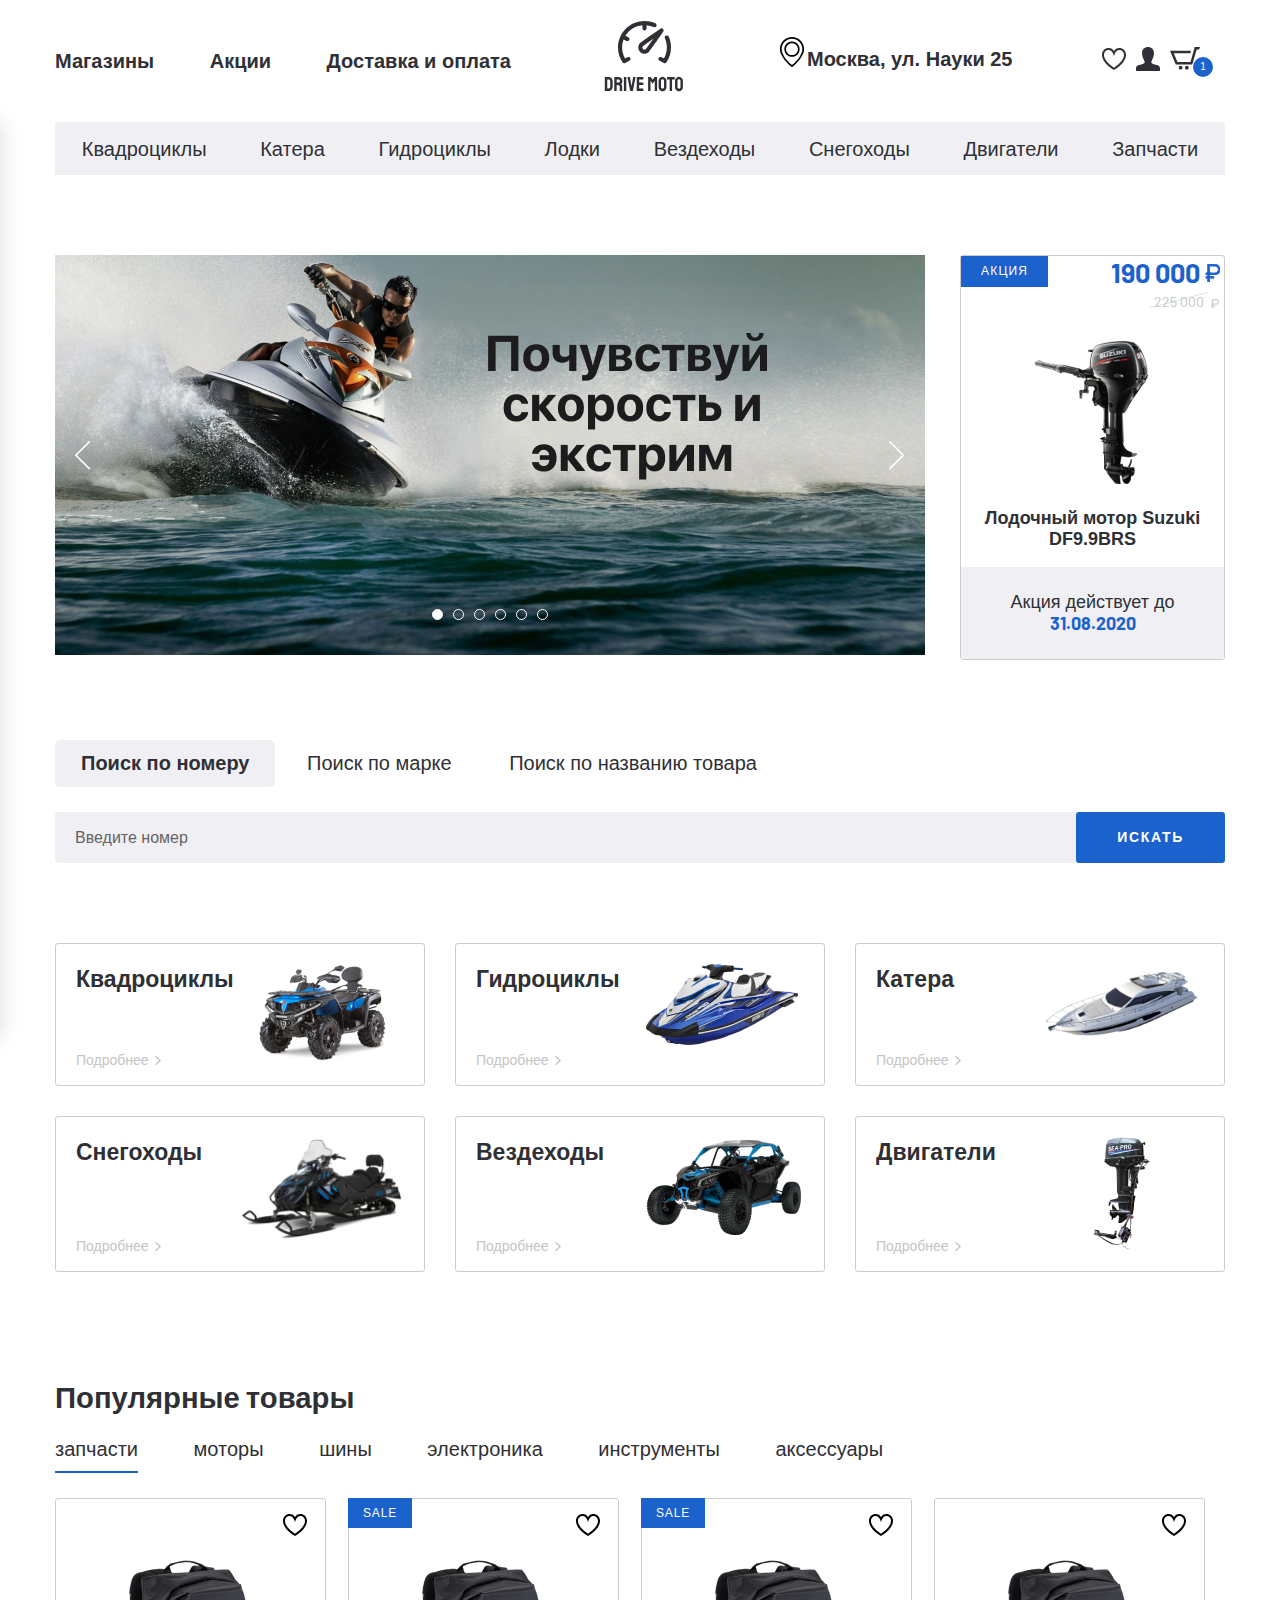
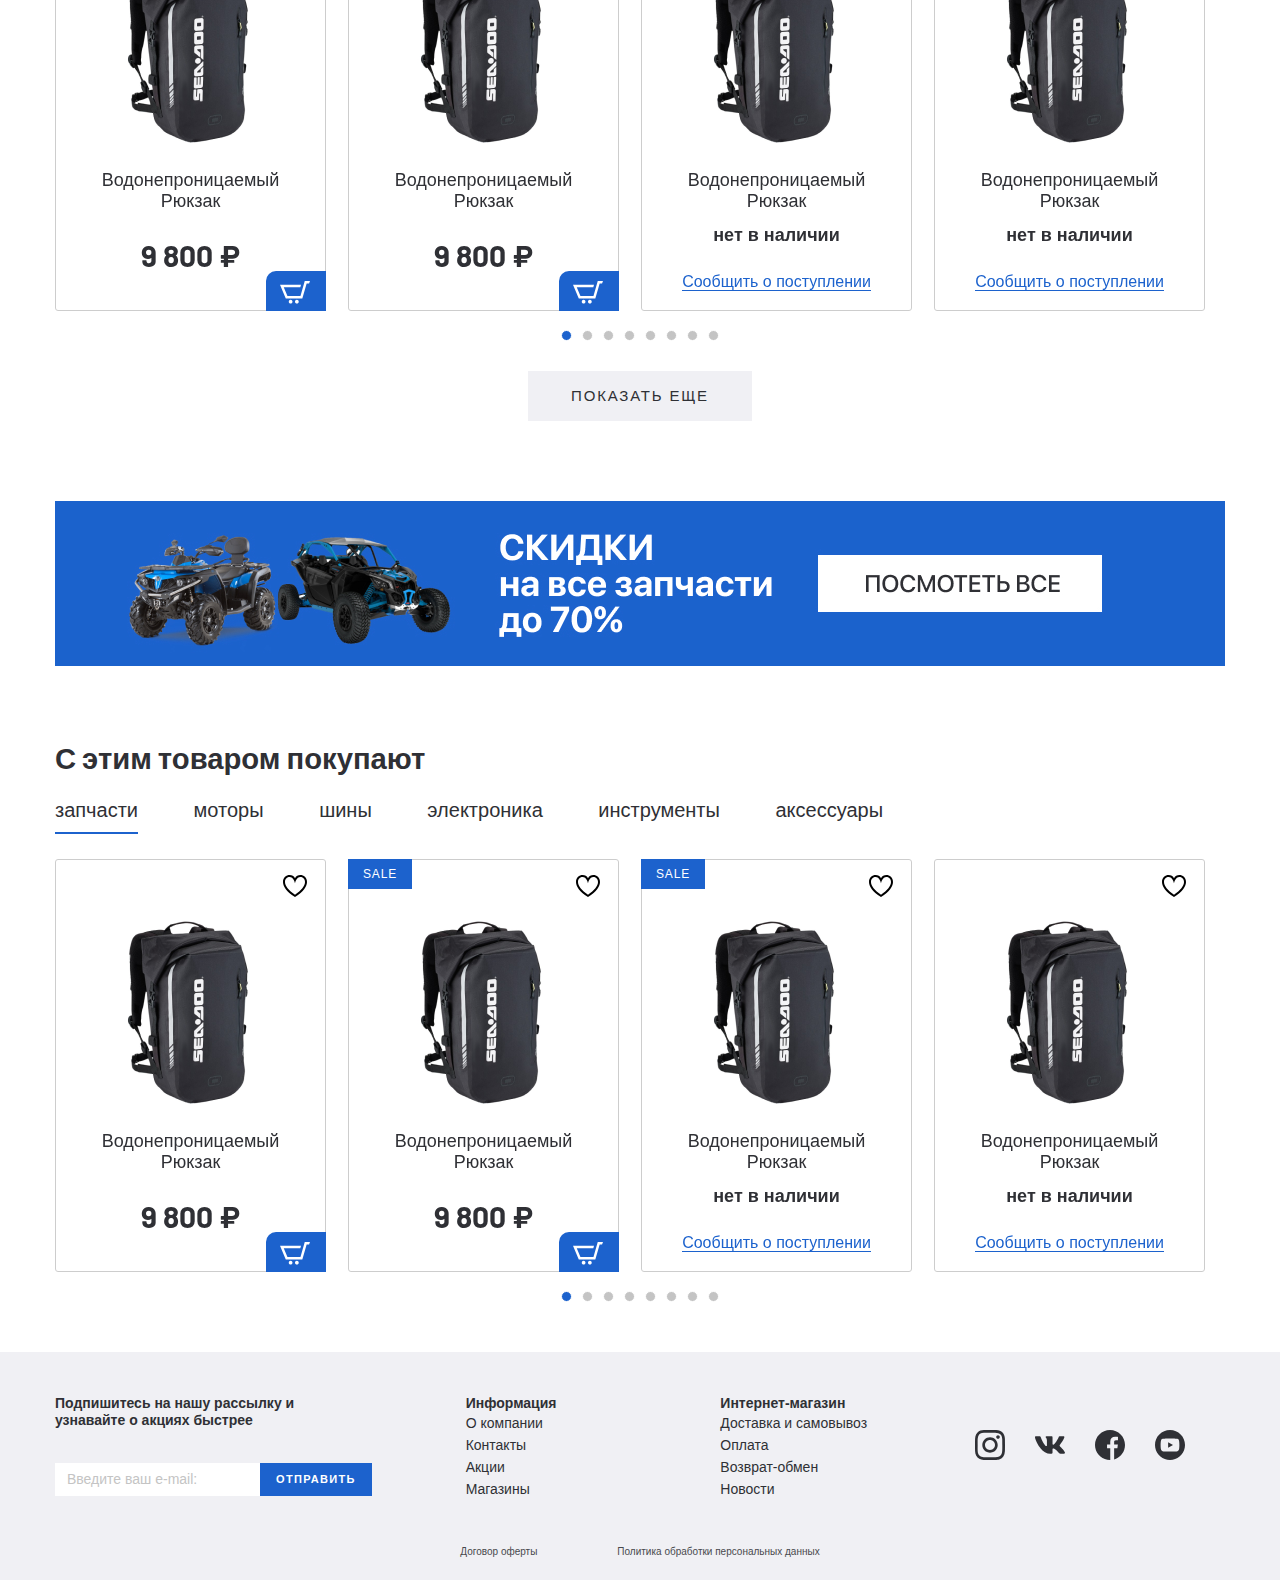
<file: index.html>
<!DOCTYPE html>
<html lang="ru">
<head>
  <meta charset="UTF-8">
  <meta name="viewport" content="width=device-width, initial-scale=1.0">
  <meta http-equiv="X-UA-Compatible" content="ie=edge">
  <title>Document</title>
  <link href="https://fonts.googleapis.com/css2?family=Barlow:wght@400;700&display=swap" rel="stylesheet">
  <link rel="stylesheet" href="css/normalize.css">
  <link rel="stylesheet" href="css/slick.css">
  <link rel="stylesheet" href="css/ion.rangeSlider.min.css">
  <link rel="stylesheet" href="css/jquery.formstyler.css">
  <link rel="stylesheet" href="css/jquery.formstyler.theme.css">
  <link rel="stylesheet" href="css/jquery.rateyo.min.css">
  <link rel="stylesheet" href="css/style.min.css">
</head>
<body>

  <header class="header">
    <div class="header__top">
      <div class="container">
        <div class="header__top-inner">
          <nav class="menu">
            <button class="menu__btn">
              <div class="menu__btn-line"></div>
              <div class="menu__btn-line"></div>
              <div class="menu__btn-line"></div>
            </button>
            <ul class="menu__list">
              <li class="menu__item">
                <a class="menu__link" href="#">
                  Магазины
                </a>
              </li>
              <li class="menu__item">
                <a class="menu__link" href="#">
                  Акции
                </a>
              </li>
              <li class="menu__item">
                <a class="menu__link" href="#">
                  Доставка и оплата
                </a>
              </li>
            </ul>
          </nav>
          <a class="logo" href="#">
            <img class="logo__img" src="images/logo.svg">
          </a>
          <div class="header__box">
            <p class="header__adress">
              Москва, ул. Науки 25
            </p>
            <ul class="user-list">
              <li class="user-list__item">
                <a class="user-list__link" href="#">
                  <img src="images/heart.svg">
                </a>
              </li>
              <li class="user-list__item">
                <a class="user-list__link" href="#">
                  <img src="images/user.svg">
                </a>
              </li>
              <li class="user-list__item">
                <a class="user-list__link basket" href="#">
                  <img src="images/basket.svg">
                  <p class="basket__num">1</p>
                </a>
              </li>
            </ul>
          </div>
        </div>
      </div>
    </div>
    <ul class="menu-mobile__list">
      <li class="menu-mobile__item">
        <a class="menu-mobile__link" href="#">
          <img class="menu-mobile__img" src="images/user.svg">
          <p>Войти</p>
        </a>
      </li>
      <li class="menu-mobile__item">
        <a class="menu-mobile__link" href="#">
          <img class="menu-mobile__img" src="images/user.svg">
          <p>Регистрация</p>
        </a>
      </li>
      <li class="menu-mobile__item">
        <a class="menu-mobile__link" href="#">
          <img class="menu-mobile__img" src="images/heart.svg">
          <p>Избранное</p>
        </a>
      </li>
      <li class="menu-mobile__item">
        <a class="menu-mobile__link" href="#">
          <img class="menu-mobile__img" src="images/basket.svg">
          <p>Корзина</p>
        </a>
      </li>
      <li class="menu-mobile__item">
        <a class="menu-mobile__link" href="#">
          <img class="menu-mobile__img" src="images/house.svg">
          <p>Магазины</p>
        </a>
      </li>
      <li class="menu-mobile__item">
        <a class="menu-mobile__link" href="#">
          <img class="menu-mobile__img" src="images/procent.svg">
          <p>Акции</p>
        </a>
      </li>
      <li class="menu-mobile__item">
        <a class="menu-mobile__link" href="#">
          <img class="menu-mobile__img" src="images/box.svg">
          <p>Доставка и оплата</p>
        </a>
      </li>
      <li class="menu-mobile__item">
        <a class="menu-mobile__link" href="#">
          <p>Квадроциклы</p>
        </a>
      </li>
      <li class="menu-mobile__item">
        <a class="menu-mobile__link" href="#">
          <p>Катера</p>
        </a>
      </li>
      <li class="menu-mobile__item">
        <a class="menu-mobile__link" href="#">
          <p>Гидроциклы</p>
        </a>
      </li>
      <li class="menu-mobile__item">
        <a class="menu-mobile__link" href="#">
          <p>Лодки</p>
        </a>
      </li>
      <li class="menu-mobile__item">
        <a class="menu-mobile__link" href="#">
          <p>Вездеходы</p>
        </a>
      </li>
      <li class="menu-mobile__item">
        <a class="menu-mobile__link" href="#">
          <p>Снегоходы</p>
        </a>
      </li>
      <li class="menu-mobile__item">
        <a class="menu-mobile__link" href="#">
          <p>Двигатели</p>
        </a>
      </li>
      <li class="menu-mobile__item">
        <a class="menu-mobile__link" href="#">
          <p>Запчасти</p>
        </a>
      </li>
    </ul>
    <div class="menu__mobile-linewrapper">
      <ul class="menu__mobile-line">
        <li class="menu__item">
          <a class="menu__link" href="#">
            Магазины
          </a>
        </li>
        <li class="menu__item">
          <a class="menu__link" href="#">
            Акции
          </a>
        </li>
        <li class="menu__item">
          <a class="menu__link" href="#">
            Доставка и оплата
          </a>
        </li>
      </ul>
    </div>
    <div class="header__bottom">
      <div class="container">
        <ul class="menu-categories">
          <li class="menu-categories__item">
            <a class="menu-categories__link" href="#">
              Квадроциклы
            </a>
          </li>
          <li class="menu-categories__item">
            <a class="menu-categories__link" href="#">
              Катера
            </a>
          </li>
          <li class="menu-categories__item">
            <a class="menu-categories__link" href="#">
              Гидроциклы
            </a>
          </li>
          <li class="menu-categories__item">
            <a class="menu-categories__link" href="#">
              Лодки
            </a>
          </li>
          <li class="menu-categories__item">
            <a class="menu-categories__link" href="#">
              Вездеходы
            </a>
          </li>
          <li class="menu-categories__item">
            <a class="menu-categories__link" href="#">
              Снегоходы
            </a>
          </li>
          <li class="menu-categories__item">
            <a class="menu-categories__link" href="#">
              Двигатели
            </a>
          </li>
          <li class="menu-categories__item">
            <a class="menu-categories__link" href="#">
              Запчасти
            </a>
          </li>
        </ul>
      </div>
    </div>
  </header>

  <section class="banner-section page-section">
    <div class="container">
      <div class="banner-section__inner">
        <div class="banner-section__slider">
          <a class="banner-section__slider-item" href="#">
            <img class="banner-section__slider-img" src="images/banner-slider.jpg">
          </a>
          <a class="banner-section__slider-item" href="#">
            <img class="banner-section__slider-img" src="images/banner-slider.jpg">
          </a>
          <a class="banner-section__slider-item" href="#">
            <img class="banner-section__slider-img" src="images/banner-slider.jpg">
          </a>
          <a class="banner-section__slider-item" href="#">
            <img class="banner-section__slider-img" src="images/banner-slider.jpg">
          </a>
          <a class="banner-section__slider-item" href="#">
            <img class="banner-section__slider-img" src="images/banner-slider.jpg">
          </a>
          <a class="banner-section__slider-item" href="#">
            <img class="banner-section__slider-img" src="images/banner-slider.jpg">
          </a>
        </div>
        <a class="banner-section__item sale-item" href="#">
          <div class="sale-item__top">
            <p class="sale-item__info">
              акция
            </p>
            <div class="sale-item__price">
              <div class="price sale-item__price-new">
                190 000
              </div>
              <div class="price sale-item__price-old">
                225 000
              </div>
            </div>
          </div>
          <img class="sale-item__img" src="images/content/sale--1.png">
          <h5 class="sale-item__title">
            Лодочный мотор Suzuki DF9.9BRS
          </h5>
          <p class="sale-item__footer">
            Акция действует до
            <span>31.08.2020</span>
          </p>
        </a>
      </div>
    </div>
  </section>

  <div class="search page-section">
    <div class="container">
      <div class="search__inenr">
        <div class="search__tabs tabs-wrapper">
          <div class="mobile-overflow">
            <a class="tab search__tabs-item tab--active" href="#tab-1">Поиск по номеру</a>
            <a class="tab search__tabs-item" href="#tab-2">Поиск по марке</a>
            <a class="tab search__tabs-item" href="#tab-3">Поиск по названию товара</a>
          </div>
        </div>
        <div class="search__content">
          <div id="tab-1" class="tabs-content search__content-item tabs-content--active">
            <form class="search__content-form">
              <input class="search__content-input" type="text" placeholder="Введите номер">
              <button class="search__content-btn" type="submit">искать</button>
            </form>
          </div>
          <div id="tab-2" class="tabs-content search__content-item">
            <form class="search__content-form">
              <input class="search__content-input" type="text" placeholder="Введите марку">
              <button class="search__content-btn" type="submit">искать</button>
            </form>
          </div>
          <div id="tab-3" class="tabs-content search__content-item">
            <form class="search__content-form">
              <input class="search__content-input" type="text" placeholder="Введите название товара">
              <button class="search__content-btn" type="submit">искать</button>
            </form>
          </div>
        </div>
      </div>
    </div>
  </div> 

  <section class="categories page-section">
    <div class="container">
      <div class="categories__inner">
        <a class="categories__item" href="#">
          <div class="categories__item-info">
            <h4 class="categories__item-title">
              Квадроциклы
            </h4>
            <p class="categories__item-text">
              Подробнее
            </p>
          </div>
          <div class="categories__item-img">
            <img src="images/categories-1.png">
          </div>
        </a>
        <a class="categories__item" href="#">
          <div class="categories__item-info">
            <h4 class="categories__item-title">
              Гидроциклы
            </h4>
            <p class="categories__item-text">
              Подробнее
            </p>
          </div>
          <div class="categories__item-img">
            <img src="images/categories-2.png">
          </div>
        </a>
        <a class="categories__item" href="#">
          <div class="categories__item-info">
            <h4 class="categories__item-title">
              Катера
            </h4>
            <p class="categories__item-text">
              Подробнее
            </p>
          </div>
          <div class="categories__item-img">
            <img src="images/categories-3.png">
          </div>
        </a>
        <a class="categories__item" href="#">
          <div class="categories__item-info">
            <h4 class="categories__item-title">
              Снегоходы
            </h4>
            <p class="categories__item-text">
              Подробнее
            </p>
          </div>
          <div class="categories__item-img">
            <img src="images/categories-4.png">
          </div>
        </a>
        <a class="categories__item" href="#">
          <div class="categories__item-info">
            <h4 class="categories__item-title">
              Вездеходы
            </h4>
            <p class="categories__item-text">
              Подробнее
            </p>
          </div>
          <div class="categories__item-img">
            <img src="images/categories-5.png">
          </div>
        </a>
        <a class="categories__item" href="#">
          <div class="categories__item-info">
            <h4 class="categories__item-title">
              Двигатели
            </h4>
            <p class="categories__item-text">
              Подробнее
            </p>
          </div>
          <div class="categories__item-img">
            <img src="images/categories-6.png">
          </div>
        </a>
      </div>
    </div>
  </section>

  <section class="products">
    <div class="container">
      <div class="products__inner">
        <div class="products__title">
          <h3>Популярные товары</h3>
        </div>
        <div class="tabs-wrapper">
          <div class="tabs products__tabs mobile-overflow">
            <a class="tab tab--active products__tab" href="#product-tab-1">запчасти</a>
            <a class="tab products__tab" href="#product-tab-2">моторы</a>
            <a class="tab products__tab" href="#product-tab-3">шины</a>
            <a class="tab products__tab" href="#product-tab-4">электроника</a>
            <a class="tab products__tab" href="#product-tab-5">инструменты</a>
            <a class="tab products__tab" href="#product-tab-6">аксессуары</a>
          </div>
        </div>
        <div class="tabs-container products__container">
          <div id="product-tab-1" class="tabs-content products__content tabs-content--active">
            <div class="products-slider">
              <div class="products-slider__item">
                <div class="products-item__wrapper">
                  <button class="products-item__favorite"></button>
                  <button class="products-item__basket"></button>
                  <a class="products-item__notify-link" href="#">
                    <span>Сообщить о поступлении</span>
                  </a>
                  <a class="products-item" href="#">
                    <p class="products-item__hover-text">
                      посмотреть товар
                    </p>
                    <img class="products-item__img" src="images/content/product-1.png">
                    <h4 class="products-item__title">
                      Водонепроницаемый Рюкзак
                    </h4>
                    <p class="price products-item__price">
                      9 800 ₽
                    </p>
                    <p class="products-item__notify-text">
                      нет в наличии
                    </p>
                  </a>
                </div>
              </div>

              <div class="products-slider__item">
                <div class="products-item__wrapper">
                  <button class="products-item__favorite"></button>
                  <button class="products-item__basket"></button>
                  <a class="products-item__notify-link" href="#">
                    <span>Сообщить о поступлении</span>
                  </a>
                  <a class="products-item products-item--sale" href="#">
                    <p class="products-item__hover-text">
                      посмотреть товар
                    </p>
                    <img class="products-item__img" src="images/content/product-1.png">
                    <h4 class="products-item__title">
                      Водонепроницаемый Рюкзак
                    </h4>
                    <p class="price products-item__price">
                      9 800 ₽
                    </p>
                    <p class="products-item__notify-text">
                      нет в наличии
                    </p>
                  </a>
                </div>
              </div>

              <div class="products-slider__item">
                <div class="products-item__wrapper products-item__not-available">
                  <button class="products-item__favorite"></button>
                  <button class="products-item__basket"></button>
                  <a class="products-item__notify-link" href="#">
                    <span>Сообщить о поступлении</span>
                  </a>
                  <a class="products-item products-item--sale" href="#">
                    <p class="products-item__hover-text">
                      посмотреть товар
                    </p>
                    <img class="products-item__img" src="images/content/product-1.png">
                    <h4 class="products-item__title">
                      Водонепроницаемый Рюкзак
                    </h4>
                    <p class="price products-item__price">
                      9 800 ₽
                    </p>
                    <p class="products-item__notify-text">
                      нет в наличии
                    </p>
                  </a>
                </div>
              </div>

              <div class="products-slider__item">
                <div class="products-item__wrapper products-item__not-available">
                  <button class="products-item__favorite"></button>
                  <button class="products-item__basket"></button>
                  <a class="products-item__notify-link" href="#">
                    <span>Сообщить о поступлении</span>
                  </a>
                  <a class="products-item" href="#">
                    <p class="products-item__hover-text">
                      посмотреть товар
                    </p>
                    <img class="products-item__img" src="images/content/product-1.png">
                    <h4 class="products-item__title">
                      Водонепроницаемый Рюкзак
                    </h4>
                    <p class="price products-item__price">
                      9 800 ₽
                    </p>
                    <p class="products-item__notify-text">
                      нет в наличии
                    </p>
                  </a>
                </div>
              </div>

              <div class="products-slider__item">
                <div class="products-item__wrapper">
                  <button class="products-item__favorite"></button>
                  <button class="products-item__basket"></button>
                  <a class="products-item__notify-link" href="#">
                    <span>Сообщить о поступлении</span>
                  </a>
                  <a class="products-item" href="#">
                    <p class="products-item__hover-text">
                      посмотреть товар
                    </p>
                    <img class="products-item__img" src="images/content/product-1.png">
                    <h4 class="products-item__title">
                      Водонепроницаемый Рюкзак
                    </h4>
                    <p class="price products-item__price">
                      9 800 ₽
                    </p>
                    <p class="products-item__notify-text">
                      нет в наличии
                    </p>
                  </a>
                </div>
              </div>

              <div class="products-slider__item">
                <div class="products-item__wrapper">
                  <button class="products-item__favorite"></button>
                  <button class="products-item__basket"></button>
                  <a class="products-item__notify-link" href="#">
                    <span>Сообщить о поступлении</span>
                  </a>
                  <a class="products-item products-item--sale" href="#">
                    <p class="products-item__hover-text">
                      посмотреть товар
                    </p>
                    <img class="products-item__img" src="images/content/product-1.png">
                    <h4 class="products-item__title">
                      Водонепроницаемый Рюкзак
                    </h4>
                    <p class="price products-item__price">
                      9 800 ₽
                    </p>
                    <p class="products-item__notify-text">
                      нет в наличии
                    </p>
                  </a>
                </div>
              </div>

              <div class="products-slider__item">
                <div class="products-item__wrapper">
                  <button class="products-item__favorite"></button>
                  <button class="products-item__basket"></button>
                  <a class="products-item__notify-link" href="#">
                    <span>Сообщить о поступлении</span>
                  </a>
                  <a class="products-item" href="#">
                    <p class="products-item__hover-text">
                      посмотреть товар
                    </p>
                    <img class="products-item__img" src="images/content/product-1.png">
                    <h4 class="products-item__title">
                      Водонепроницаемый Рюкзак
                    </h4>
                    <p class="price products-item__price">
                      9 800 ₽
                    </p>
                    <p class="products-item__notify-text">
                      нет в наличии
                    </p>
                  </a>
                </div>
              </div>

              <div class="products-slider__item">
                <div class="products-item__wrapper">
                  <button class="products-item__favorite"></button>
                  <button class="products-item__basket"></button>
                  <a class="products-item__notify-link" href="#">
                    <span>Сообщить о поступлении</span>
                  </a>
                  <a class="products-item" href="#">
                    <p class="products-item__hover-text">
                      посмотреть товар
                    </p>
                    <img class="products-item__img" src="images/content/product-1.png">
                    <h4 class="products-item__title">
                      Водонепроницаемый Рюкзак
                    </h4>
                    <p class="price products-item__price">
                      9 800 ₽
                    </p>
                    <p class="products-item__notify-text">
                      нет в наличии
                    </p>
                  </a>
                </div>
              </div>
            </div>
          </div>
          <div id="product-tab-2" class="tabs-content products__content">
            <div class="products-slider">
              <div class="products-slider__item">
                <div class="products-item__wrapper">
                  <button class="products-item__favorite"></button>
                  <button class="products-item__basket"></button>
                  <a class="products-item__notify-link" href="#">
                    <span>Сообщить о поступлении</span>
                  </a>
                  <a class="products-item" href="#">
                    <p class="products-item__hover-text">
                      посмотреть товар
                    </p>
                    <img class="products-item__img" src="images/content/product-1.png">
                    <h4 class="products-item__title">
                      Водонепроницаемый Рюкзак
                    </h4>
                    <p class="price products-item__price">
                      9 800 ₽
                    </p>
                    <p class="products-item__notify-text">
                      нет в наличии
                    </p>
                  </a>
                </div>
              </div>

              <div class="products-slider__item">
                <div class="products-item__wrapper">
                  <button class="products-item__favorite"></button>
                  <button class="products-item__basket"></button>
                  <a class="products-item__notify-link" href="#">
                    <span>Сообщить о поступлении</span>
                  </a>
                  <a class="products-item products-item--sale" href="#">
                    <p class="products-item__hover-text">
                      посмотреть товар
                    </p>
                    <img class="products-item__img" src="images/content/product-1.png">
                    <h4 class="products-item__title">
                      Водонепроницаем ый Рюкзак
                    </h4>
                    <p class="price products-item__price">
                      9 800 ₽
                    </p>
                    <p class="products-item__notify-text">
                      нет в наличии
                    </p>
                  </a>
                </div>
              </div>

              <div class="products-slider__item">
                <div class="products-item__wrapper products-item__not-available">
                  <button class="products-item__favorite"></button>
                  <button class="products-item__basket"></button>
                  <a class="products-item__notify-link" href="#">
                    <span>Сообщить о поступлении</span>
                  </a>
                  <a class="products-item products-item--sale" href="#">
                    <p class="products-item__hover-text">
                      посмотреть товар
                    </p>
                    <img class="products-item__img" src="images/content/product-1.png">
                    <h4 class="products-item__title">
                      Водонепроницаемый Рюкзак
                    </h4>
                    <p class="price products-item__price">
                      9 800 ₽
                    </p>
                    <p class="products-item__notify-text">
                      нет в наличии
                    </p>
                  </a>
                </div>
              </div>

              <div class="products-slider__item">
                <div class="products-item__wrapper products-item__not-available">
                  <button class="products-item__favorite"></button>
                  <button class="products-item__basket"></button>
                  <a class="products-item__notify-link" href="#">
                    <span>Сообщить о поступлении</span>
                  </a>
                  <a class="products-item" href="#">
                    <p class="products-item__hover-text">
                      посмотреть товар
                    </p>
                    <img class="products-item__img" src="images/content/product-1.png">
                    <h4 class="products-item__title">
                      Водонепроницаемый Рюкзак
                    </h4>
                    <p class="price products-item__price">
                      9 800 ₽
                    </p>
                    <p class="products-item__notify-text">
                      нет в наличии
                    </p>
                  </a>
                </div>
              </div>

              <div class="products-slider__item">
                <div class="products-item__wrapper">
                  <button class="products-item__favorite"></button>
                  <button class="products-item__basket"></button>
                  <a class="products-item__notify-link" href="#">
                    <span>Сообщить о поступлении</span>
                  </a>
                  <a class="products-item" href="#">
                    <p class="products-item__hover-text">
                      посмотреть товар
                    </p>
                    <img class="products-item__img" src="images/content/product-1.png">
                    <h4 class="products-item__title">
                      Водонепроницаемый Рюкзак
                    </h4>
                    <p class="price products-item__price">
                      9 800 ₽
                    </p>
                    <p class="products-item__notify-text">
                      нет в наличии
                    </p>
                  </a>
                </div>
              </div>

              <div class="products-slider__item">
                <div class="products-item__wrapper">
                  <button class="products-item__favorite"></button>
                  <button class="products-item__basket"></button>
                  <a class="products-item__notify-link" href="#">
                    <span>Сообщить о поступлении</span>
                  </a>
                  <a class="products-item products-item--sale" href="#">
                    <p class="products-item__hover-text">
                      посмотреть товар
                    </p>
                    <img class="products-item__img" src="images/content/product-1.png">
                    <h4 class="products-item__title">
                      Водонепроницаемый Рюкзак
                    </h4>
                    <p class="price products-item__price">
                      9 800 ₽
                    </p>
                    <p class="products-item__notify-text">
                      нет в наличии
                    </p>
                  </a>
                </div>
              </div>

              <div class="products-slider__item">
                <div class="products-item__wrapper">
                  <button class="products-item__favorite"></button>
                  <button class="products-item__basket"></button>
                  <a class="products-item__notify-link" href="#">
                    <span>Сообщить о поступлении</span>
                  </a>
                  <a class="products-item" href="#">
                    <p class="products-item__hover-text">
                      посмотреть товар
                    </p>
                    <img class="products-item__img" src="images/content/product-1.png">
                    <h4 class="products-item__title">
                      Водонепроницаемый Рюкзак
                    </h4>
                    <p class="price products-item__price">
                      9 800 ₽
                    </p>
                    <p class="products-item__notify-text">
                      нет в наличии
                    </p>
                  </a>
                </div>
              </div>

              <div class="products-slider__item">
                <div class="products-item__wrapper">
                  <button class="products-item__favorite"></button>
                  <button class="products-item__basket"></button>
                  <a class="products-item__notify-link" href="#">
                    <span>Сообщить о поступлении</span>
                  </a>
                  <a class="products-item" href="#">
                    <p class="products-item__hover-text">
                      посмотреть товар
                    </p>
                    <img class="products-item__img" src="images/content/product-1.png">
                    <h4 class="products-item__title">
                      Водонепроницаемый Рюкзак
                    </h4>
                    <p class="price products-item__price">
                      9 800 ₽
                    </p>
                    <p class="products-item__notify-text">
                      нет в наличии
                    </p>
                  </a>
                </div>
              </div>
            </div>
          </div>
          <div id="product-tab-3" class="tabs-content products__content">slider-3</div>
          <div id="product-tab-4" class="tabs-content products__content">slider-4</div>
          <div id="product-tab-5" class="tabs-content products__content">slider-5</div>
          <div id="product-tab-6" class="tabs-content products__content">slider-6</div>
        </div>
        <div class="products__more">
          <a class="products__more-link" href="#">Показать еще</a>
        </div>
      </div>
    </div>
  </section>

  <div class="banner">
    <div class="container">
      <a class="banner-link" href="#">
        <img src="images/content/banner.jpg">
      </a>
    </div>
  </div>

  <section class="products">
    <div class="container">
      <div class="products__inner">
        <div class="products__title">
          <h3>С этим товаром покупают</h3>
        </div>
        <div class="tabs-wrapper">
          <div class="tabs products__tabs mobile-overflow">
            <a class="tab tab--active products__tab" href="#popular-tab-1">запчасти</a>
            <a class="tab products__tab" href="#popular-tab-2">моторы</a>
            <a class="tab products__tab" href="#popular-tab-3">шины</a>
            <a class="tab products__tab" href="#popular-tab-4">электроника</a>
            <a class="tab products__tab" href="#popular-tab-5">инструменты</a>
            <a class="tab products__tab" href="#popular-tab-6">аксессуары</a>
          </div>
        </div>
        <div class="tabs-container products__container">
          <div id="popular-tab-1" class="tabs-content products__content tabs-content--active">
            <div class="products-slider">
              <div class="products-slider__item">
                <div class="products-item__wrapper">
                  <button class="products-item__favorite"></button>
                  <button class="products-item__basket"></button>
                  <a class="products-item__notify-link" href="#">
                    <span>Сообщить о поступлении</span>
                  </a>
                  <a class="products-item" href="#">
                    <p class="products-item__hover-text">
                      посмотреть товар
                    </p>
                    <img class="products-item__img" src="images/content/product-1.png">
                    <h4 class="products-item__title">
                      Водонепроницаемый Рюкзак
                    </h4>
                    <p class="price products-item__price">
                      9 800 ₽
                    </p>
                    <p class="products-item__notify-text">
                      нет в наличии
                    </p>
                  </a>
                </div>
              </div>

              <div class="products-slider__item">
                <div class="products-item__wrapper">
                  <button class="products-item__favorite"></button>
                  <button class="products-item__basket"></button>
                  <a class="products-item__notify-link" href="#">
                    <span>Сообщить о поступлении</span>
                  </a>
                  <a class="products-item products-item--sale" href="#">
                    <p class="products-item__hover-text">
                      посмотреть товар
                    </p>
                    <img class="products-item__img" src="images/content/product-1.png">
                    <h4 class="products-item__title">
                      Водонепроницаемый Рюкзак
                    </h4>
                    <p class="price products-item__price">
                      9 800 ₽
                    </p>
                    <p class="products-item__notify-text">
                      нет в наличии
                    </p>
                  </a>
                </div>
              </div>

              <div class="products-slider__item">
                <div class="products-item__wrapper products-item__not-available">
                  <button class="products-item__favorite"></button>
                  <button class="products-item__basket"></button>
                  <a class="products-item__notify-link" href="#">
                    <span>Сообщить о поступлении</span>
                  </a>
                  <a class="products-item products-item--sale" href="#">
                    <p class="products-item__hover-text">
                      посмотреть товар
                    </p>
                    <img class="products-item__img" src="images/content/product-1.png">
                    <h4 class="products-item__title">
                      Водонепроницаемый Рюкзак
                    </h4>
                    <p class="price products-item__price">
                      9 800 ₽
                    </p>
                    <p class="products-item__notify-text">
                      нет в наличии
                    </p>
                  </a>
                </div>
              </div>

              <div class="products-slider__item">
                <div class="products-item__wrapper products-item__not-available">
                  <button class="products-item__favorite"></button>
                  <button class="products-item__basket"></button>
                  <a class="products-item__notify-link" href="#">
                    <span>Сообщить о поступлении</span>
                  </a>
                  <a class="products-item" href="#">
                    <p class="products-item__hover-text">
                      посмотреть товар
                    </p>
                    <img class="products-item__img" src="images/content/product-1.png">
                    <h4 class="products-item__title">
                      Водонепроницаемый Рюкзак
                    </h4>
                    <p class="price products-item__price">
                      9 800 ₽
                    </p>
                    <p class="products-item__notify-text">
                      нет в наличии
                    </p>
                  </a>
                </div>
              </div>

              <div class="products-slider__item">
                <div class="products-item__wrapper">
                  <button class="products-item__favorite"></button>
                  <button class="products-item__basket"></button>
                  <a class="products-item__notify-link" href="#">
                    <span>Сообщить о поступлении</span>
                  </a>
                  <a class="products-item" href="#">
                    <p class="products-item__hover-text">
                      посмотреть товар
                    </p>
                    <img class="products-item__img" src="images/content/product-1.png">
                    <h4 class="products-item__title">
                      Водонепроницаемый Рюкзак
                    </h4>
                    <p class="price products-item__price">
                      9 800 ₽
                    </p>
                    <p class="products-item__notify-text">
                      нет в наличии
                    </p>
                  </a>
                </div>
              </div>

              <div class="products-slider__item">
                <div class="products-item__wrapper">
                  <button class="products-item__favorite"></button>
                  <button class="products-item__basket"></button>
                  <a class="products-item__notify-link" href="#">
                    <span>Сообщить о поступлении</span>
                  </a>
                  <a class="products-item products-item--sale" href="#">
                    <p class="products-item__hover-text">
                      посмотреть товар
                    </p>
                    <img class="products-item__img" src="images/content/product-1.png">
                    <h4 class="products-item__title">
                      Водонепроницаемый Рюкзак
                    </h4>
                    <p class="price products-item__price">
                      9 800 ₽
                    </p>
                    <p class="products-item__notify-text">
                      нет в наличии
                    </p>
                  </a>
                </div>
              </div>

              <div class="products-slider__item">
                <div class="products-item__wrapper">
                  <button class="products-item__favorite"></button>
                  <button class="products-item__basket"></button>
                  <a class="products-item__notify-link" href="#">
                    <span>Сообщить о поступлении</span>
                  </a>
                  <a class="products-item" href="#">
                    <p class="products-item__hover-text">
                      посмотреть товар
                    </p>
                    <img class="products-item__img" src="images/content/product-1.png">
                    <h4 class="products-item__title">
                      Водонепроницаемый Рюкзак
                    </h4>
                    <p class="price products-item__price">
                      9 800 ₽
                    </p>
                    <p class="products-item__notify-text">
                      нет в наличии
                    </p>
                  </a>
                </div>
              </div>

              <div class="products-slider__item">
                <div class="products-item__wrapper">
                  <button class="products-item__favorite"></button>
                  <button class="products-item__basket"></button>
                  <a class="products-item__notify-link" href="#">
                    <span>Сообщить о поступлении</span>
                  </a>
                  <a class="products-item" href="#">
                    <p class="products-item__hover-text">
                      посмотреть товар
                    </p>
                    <img class="products-item__img" src="images/content/product-1.png">
                    <h4 class="products-item__title">
                      Водонепроницаемый Рюкзак
                    </h4>
                    <p class="price products-item__price">
                      9 800 ₽
                    </p>
                    <p class="products-item__notify-text">
                      нет в наличии
                    </p>
                  </a>
                </div>
              </div>
            </div>
          </div>
          <div id="popular-tab-2" class="tabs-content products__content">
            <div class="products-slider">
              <div class="products-slider__item">
                <div class="products-item__wrapper">
                  <button class="products-item__favorite"></button>
                  <button class="products-item__basket"></button>
                  <a class="products-item__notify-link" href="#">
                    <span>Сообщить о поступлении</span>
                  </a>
                  <a class="products-item" href="#">
                    <p class="products-item__hover-text">
                      посмотреть товар
                    </p>
                    <img class="products-item__img" src="images/content/product-1.png">
                    <h4 class="products-item__title">
                      Водонепроницаемый Рюкзак
                    </h4>
                    <p class="price products-item__price">
                      9 800 ₽
                    </p>
                    <p class="products-item__notify-text">
                      нет в наличии
                    </p>
                  </a>
                </div>
              </div>

              <div class="products-slider__item">
                <div class="products-item__wrapper">
                  <button class="products-item__favorite"></button>
                  <button class="products-item__basket"></button>
                  <a class="products-item__notify-link" href="#">
                    <span>Сообщить о поступлении</span>
                  </a>
                  <a class="products-item products-item--sale" href="#">
                    <p class="products-item__hover-text">
                      посмотреть товар
                    </p>
                    <img class="products-item__img" src="images/content/product-1.png">
                    <h4 class="products-item__title">
                      Водонепроницаемый Рюкзак
                    </h4>
                    <p class="price products-item__price">
                      9 800 ₽
                    </p>
                    <p class="products-item__notify-text">
                      нет в наличии
                    </p>
                  </a>
                </div>
              </div>

              <div class="products-slider__item">
                <div class="products-item__wrapper products-item__not-available">
                  <button class="products-item__favorite"></button>
                  <button class="products-item__basket"></button>
                  <a class="products-item__notify-link" href="#">
                    <span>Сообщить о поступлении</span>
                  </a>
                  <a class="products-item products-item--sale" href="#">
                    <p class="products-item__hover-text">
                      посмотреть товар
                    </p>
                    <img class="products-item__img" src="images/content/product-1.png">
                    <h4 class="products-item__title">
                      Водонепроницаемый Рюкзак
                    </h4>
                    <p class="price products-item__price">
                      9 800 ₽
                    </p>
                    <p class="products-item__notify-text">
                      нет в наличии
                    </p>
                  </a>
                </div>
              </div>

              <div class="products-slider__item">
                <div class="products-item__wrapper products-item__not-available">
                  <button class="products-item__favorite"></button>
                  <button class="products-item__basket"></button>
                  <a class="products-item__notify-link" href="#">
                    <span>Сообщить о поступлении</span>
                  </a>
                  <a class="products-item" href="#">
                    <p class="products-item__hover-text">
                      посмотреть товар
                    </p>
                    <img class="products-item__img" src="images/content/product-1.png">
                    <h4 class="products-item__title">
                      Водонепроницаемый Рюкзак
                    </h4>
                    <p class="price products-item__price">
                      9 800 ₽
                    </p>
                    <p class="products-item__notify-text">
                      нет в наличии
                    </p>
                  </a>
                </div>
              </div>

              <div class="products-slider__item">
                <div class="products-item__wrapper">
                  <button class="products-item__favorite"></button>
                  <button class="products-item__basket"></button>
                  <a class="products-item__notify-link" href="#">
                    <span>Сообщить о поступлении</span>
                  </a>
                  <a class="products-item" href="#">
                    <p class="products-item__hover-text">
                      посмотреть товар
                    </p>
                    <img class="products-item__img" src="images/content/product-1.png">
                    <h4 class="products-item__title">
                      Водонепроницаемый Рюкзак
                    </h4>
                    <p class="price products-item__price">
                      9 800 ₽
                    </p>
                    <p class="products-item__notify-text">
                      нет в наличии
                    </p>
                  </a>
                </div>
              </div>

              <div class="products-slider__item">
                <div class="products-item__wrapper">
                  <button class="products-item__favorite"></button>
                  <button class="products-item__basket"></button>
                  <a class="products-item__notify-link" href="#">
                    <span>Сообщить о поступлении</span>
                  </a>
                  <a class="products-item products-item--sale" href="#">
                    <p class="products-item__hover-text">
                      посмотреть товар
                    </p>
                    <img class="products-item__img" src="images/content/product-1.png">
                    <h4 class="products-item__title">
                      Водонепроницаемый Рюкзак
                    </h4>
                    <p class="price products-item__price">
                      9 800 ₽
                    </p>
                    <p class="products-item__notify-text">
                      нет в наличии
                    </p>
                  </a>
                </div>
              </div>

              <div class="products-slider__item">
                <div class="products-item__wrapper">
                  <button class="products-item__favorite"></button>
                  <button class="products-item__basket"></button>
                  <a class="products-item__notify-link" href="#">
                    <span>Сообщить о поступлении</span>
                  </a>
                  <a class="products-item" href="#">
                    <p class="products-item__hover-text">
                      посмотреть товар
                    </p>
                    <img class="products-item__img" src="images/content/product-1.png">
                    <h4 class="products-item__title">
                      Водонепроницаемый Рюкзак
                    </h4>
                    <p class="price products-item__price">
                      9 800 ₽
                    </p>
                    <p class="products-item__notify-text">
                      нет в наличии
                    </p>
                  </a>
                </div>
              </div>

              <div class="products-slider__item">
                <div class="products-item__wrapper">
                  <button class="products-item__favorite"></button>
                  <button class="products-item__basket"></button>
                  <a class="products-item__notify-link" href="#">
                    <span>Сообщить о поступлении</span>
                  </a>
                  <a class="products-item" href="#">
                    <p class="products-item__hover-text">
                      посмотреть товар
                    </p>
                    <img class="products-item__img" src="images/content/product-1.png">
                    <h4 class="products-item__title">
                      Водонепроницаемый Рюкзак
                    </h4>
                    <p class="price products-item__price">
                      9 800 ₽
                    </p>
                    <p class="products-item__notify-text">
                      нет в наличии
                    </p>
                  </a>
                </div>
              </div>
            </div>
          </div>
          <div id="popular-tab-3" class="tabs-content products__content">slider-3</div>
          <div id="popular-tab-4" class="tabs-content products__content">slider-4</div>
          <div id="popular-tab-5" class="tabs-content products__content">slider-5</div>
          <div id="popular-tab-6" class="tabs-content products__content">slider-6</div>
        </div>
      </div>
    </div>
  </section>

  <footer class="footer">
    <div class="container">
      <div class="footer__top">
        <div class="footer__top-inner">
          <div class="footer__top-item footer__top-newlatter">
            <h6 class="footer__top-title">
              Подпишитесь на нашу рассылку и узнавайте о акциях быстрее
            </h6>
            <form class="footer__top-form">
              <input class="footer__top-form__input" type="text" placeholder="Введите ваш e-mail:">
              <button class="footer__top-form__btn" type="submit">Отправить</button>
            </form>
          </div>
          <div class="footer__top-item footer__top-itemdrop">
            <h6 class="footer__top-title footer__topdrop">
              Информация
            </h6>
            <ul class="footer__top-list">
              <li class="footer__top-list__item"><a href="#">О компании</a></li>
              <li class="footer__top-list__item"><a href="#">Контакты</a></li>
              <li class="footer__top-list__item"><a href="#">Акции</a></li>
              <li class="footer__top-list__item"><a href="#">Магазины</a></li>
            </ul>
          </div>
          <div class="footer__top-item">
            <h6 class="footer__top-title footer__topdrop">
              Интернет-магазин
            </h6>
            <ul class="footer__top-list">
              <li class="footer__top-list__item"><a href="#">Доставка и самовывоз</a></li>
              <li class="footer__top-list__item"><a href="#">Оплата</a></li>
              <li class="footer__top-list__item"><a href="#">Возврат-обмен</a></li>
              <li class="footer__top-list__item"><a href="#">Новости</a></li>
            </ul>
          </div>
          <div class="footer__top-item footer__top-social">
            <ul class="social-list">
              <li class="social-list__item">
                <a href="#">
                 <img src="images/instagram.svg">
               </a>
             </li>
             <li class="social-list__item">
              <a href="#">
                <img src="images/vkontakte.svg">
              </a>
            </li>
            <li class="social-list__item">
              <a href="#">
               <img src="images/facebook.svg">
             </a>
           </li>
           <li class="social-list__item">
            <a href="#">
              <img src="images/youtube.svg">
            </a>
          </li>
        </ul>
      </div>
    </div>
  </div>
  <div class="footer__bottom">
    <a class="footer__bottom-link" href="#">Договор оферты</a>
    <a class="footer__bottom-link" href="#">Политика обработки персональных данных</a>
  </div>
</div>
</footer> 



<script src="https://ajax.googleapis.com/ajax/libs/jquery/3.4.1/jquery.min.js"></script>
<script src="js/slick.min.js"></script>
<script src="js/ion.rangeSlider.min.js"></script>
<script src="js/jquery.formstyler.min.js"></script>
<script src="js/jquery.rateyo.min.js"></script>
<script src="js/main.js"></script>
</body>
</html>


        <!-- <div class="tabs-wrapper">
          <div class="tabs">
            <a class="tab tab--active" href="#"></a>
          </div>
          <div class="tabs-container">
            <div class="tabs-content tabs-content--active">
              
            </div>
          </div>
       </div> -->
</file>
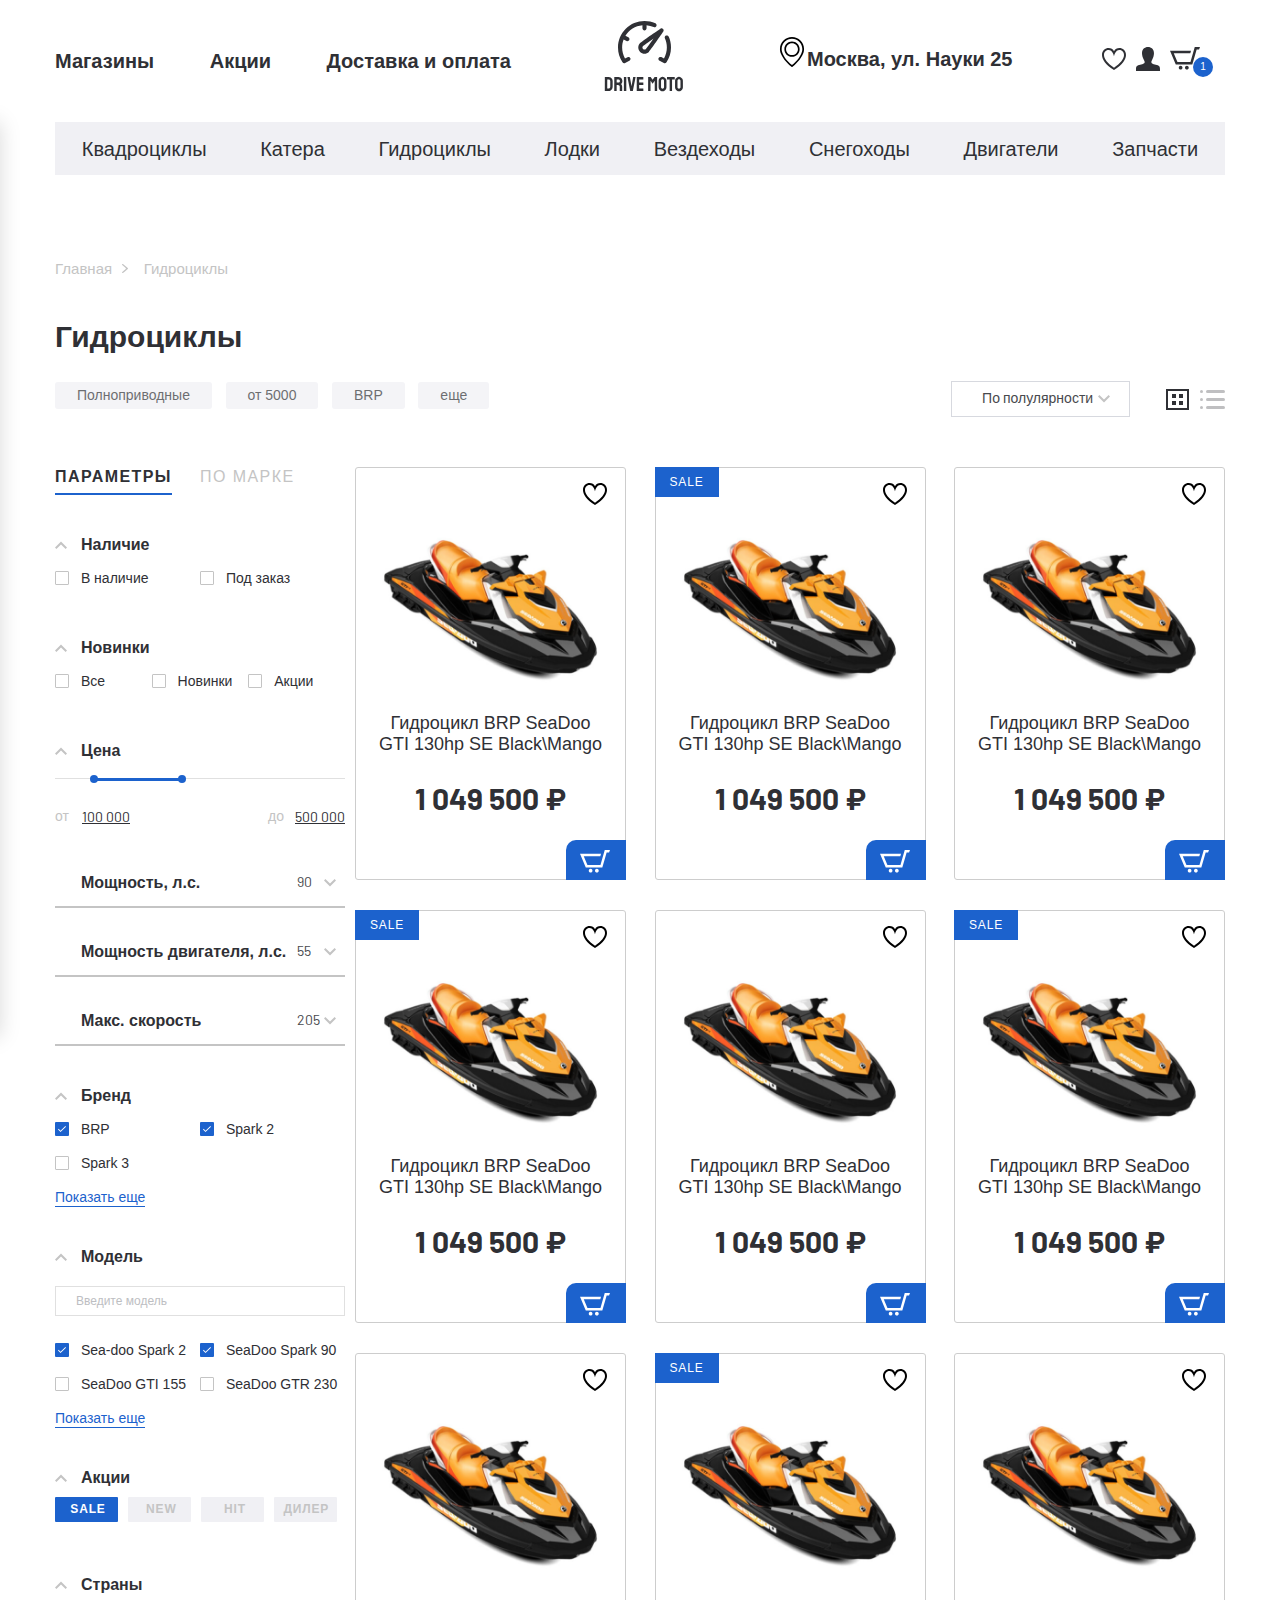
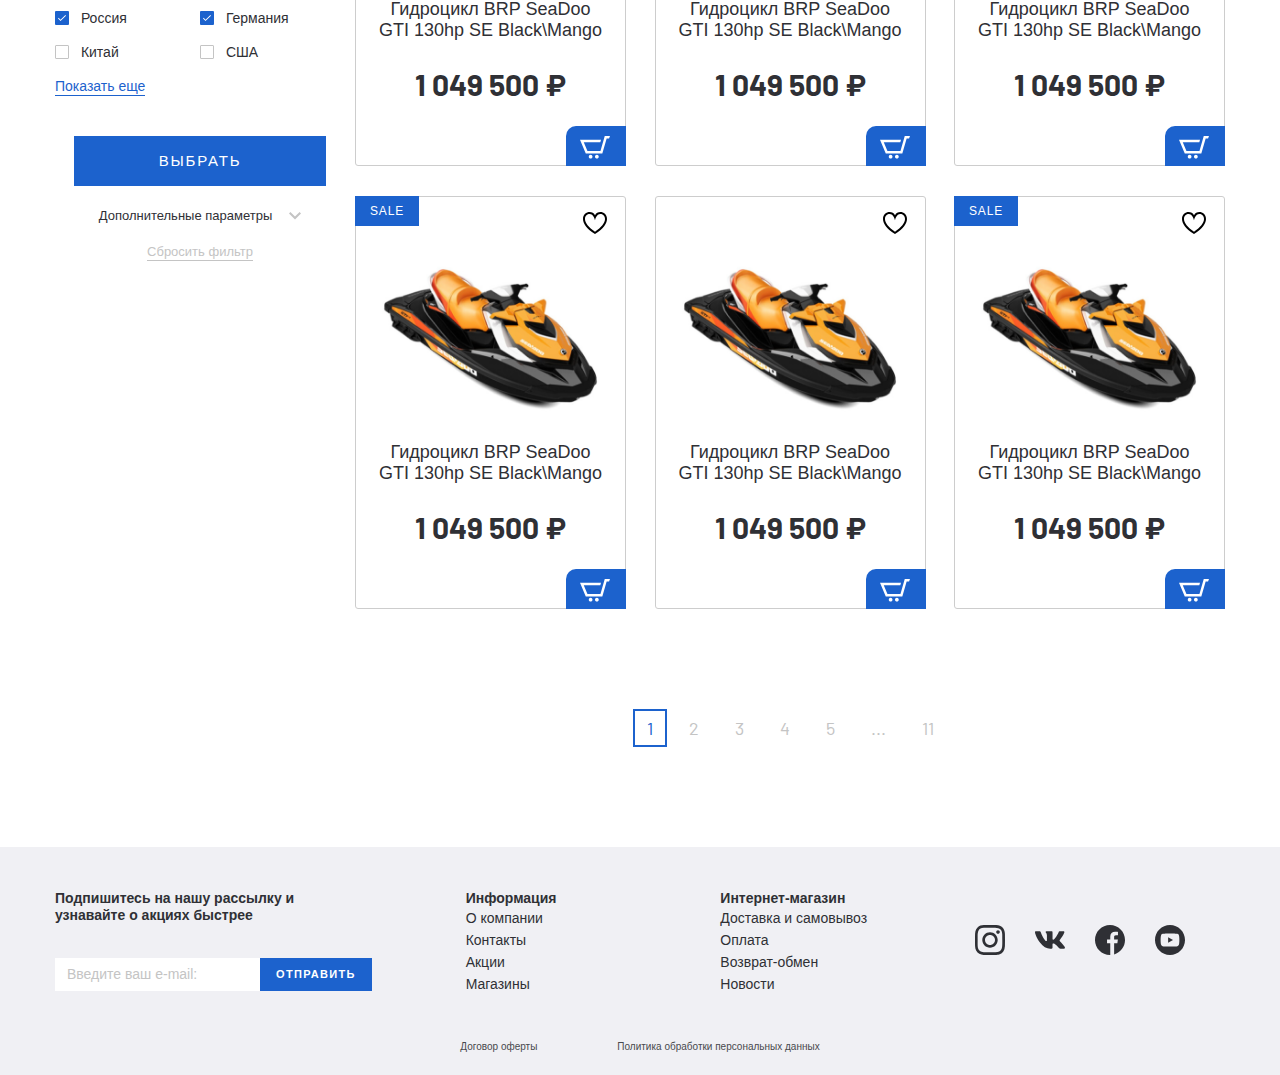
<file: catalog.html>
<!DOCTYPE html>
<html lang="ru">
<head>
  <meta charset="UTF-8">
  <meta name="viewport" content="width=device-width, initial-scale=1.0">
  <meta http-equiv="X-UA-Compatible" content="ie=edge">
  <title>Document</title>
  <link href="https://fonts.googleapis.com/css2?family=Barlow:wght@400;700&display=swap" rel="stylesheet">
  <link rel="stylesheet" href="css/normalize.css">
  <link rel="stylesheet" href="css/slick.css">
  <link rel="stylesheet" href="css/ion.rangeSlider.min.css">
  <link rel="stylesheet" href="css/jquery.formstyler.css">
  <link rel="stylesheet" href="css/jquery.formstyler.theme.css">
  <link rel="stylesheet" href="css/jquery.rateyo.min.css">
  <link rel="stylesheet" href="css/style.min.css">
</head>
<body>

  <header class="header">
    <div class="header__top">
      <div class="container">
        <div class="header__top-inner">
          <nav class="menu">
            <button class="menu__btn">
              <div class="menu__btn-line"></div>
              <div class="menu__btn-line"></div>
              <div class="menu__btn-line"></div>
            </button>
            <ul class="menu__list">
              <li class="menu__item">
                <a class="menu__link" href="#">
                  Магазины
                </a>
              </li>
              <li class="menu__item">
                <a class="menu__link" href="#">
                  Акции
                </a>
              </li>
              <li class="menu__item">
                <a class="menu__link" href="#">
                  Доставка и оплата
                </a>
              </li>
            </ul>
          </nav>
          <a class="logo" href="#">
            <img class="logo__img" src="images/logo.svg">
          </a>
          <div class="header__box">
            <p class="header__adress">
              Москва, ул. Науки 25
            </p>
            <ul class="user-list">
              <li class="user-list__item">
                <a class="user-list__link" href="#">
                  <img src="images/heart.svg">
                </a>
              </li>
              <li class="user-list__item">
                <a class="user-list__link" href="#">
                  <img src="images/user.svg">
                </a>
              </li>
              <li class="user-list__item">
                <a class="user-list__link basket" href="#">
                  <img src="images/basket.svg">
                  <p class="basket__num">1</p>
                </a>
              </li>
            </ul>
          </div>
        </div>
      </div>
    </div>
    <ul class="menu-mobile__list">
      <li class="menu-mobile__item">
        <a class="menu-mobile__link" href="#">
          <img class="menu-mobile__img" src="images/user.svg">
          <p>Войти</p>
        </a>
      </li>
      <li class="menu-mobile__item">
        <a class="menu-mobile__link" href="#">
          <img class="menu-mobile__img" src="images/user.svg">
          <p>Регистрация</p>
        </a>
      </li>
      <li class="menu-mobile__item">
        <a class="menu-mobile__link" href="#">
          <img class="menu-mobile__img" src="images/heart.svg">
          <p>Избранное</p>
        </a>
      </li>
      <li class="menu-mobile__item">
        <a class="menu-mobile__link" href="#">
          <img class="menu-mobile__img" src="images/basket.svg">
          <p>Корзина</p>
        </a>
      </li>
      <li class="menu-mobile__item">
        <a class="menu-mobile__link" href="#">
          <img class="menu-mobile__img" src="images/house.svg">
          <p>Магазины</p>
        </a>
      </li>
      <li class="menu-mobile__item">
        <a class="menu-mobile__link" href="#">
          <img class="menu-mobile__img" src="images/procent.svg">
          <p>Акции</p>
        </a>
      </li>
      <li class="menu-mobile__item">
        <a class="menu-mobile__link" href="#">
          <img class="menu-mobile__img" src="images/box.svg">
          <p>Доставка и оплата</p>
        </a>
      </li>
      <li class="menu-mobile__item">
        <a class="menu-mobile__link" href="#">
          <p>Квадроциклы</p>
        </a>
      </li>
      <li class="menu-mobile__item">
        <a class="menu-mobile__link" href="#">
          <p>Катера</p>
        </a>
      </li>
      <li class="menu-mobile__item">
        <a class="menu-mobile__link" href="#">
          <p>Гидроциклы</p>
        </a>
      </li>
      <li class="menu-mobile__item">
        <a class="menu-mobile__link" href="#">
          <p>Лодки</p>
        </a>
      </li>
      <li class="menu-mobile__item">
        <a class="menu-mobile__link" href="#">
          <p>Вездеходы</p>
        </a>
      </li>
      <li class="menu-mobile__item">
        <a class="menu-mobile__link" href="#">
          <p>Снегоходы</p>
        </a>
      </li>
      <li class="menu-mobile__item">
        <a class="menu-mobile__link" href="#">
          <p>Двигатели</p>
        </a>
      </li>
      <li class="menu-mobile__item">
        <a class="menu-mobile__link" href="#">
          <p>Запчасти</p>
        </a>
      </li>
    </ul>
    <div class="menu__mobile-linewrapper">
      <ul class="menu__mobile-line">
        <li class="menu__item">
          <a class="menu__link" href="#">
            Магазины
          </a>
        </li>
        <li class="menu__item">
          <a class="menu__link" href="#">
            Акции
          </a>
        </li>
        <li class="menu__item">
          <a class="menu__link" href="#">
            Доставка и оплата
          </a>
        </li>
      </ul>
    </div>
    <div class="header__bottom">
      <div class="container">
        <ul class="menu-categories">
          <li class="menu-categories__item">
            <a class="menu-categories__link" href="#">
              Квадроциклы
            </a>
          </li>
          <li class="menu-categories__item">
            <a class="menu-categories__link" href="#">
              Катера
            </a>
          </li>
          <li class="menu-categories__item">
            <a class="menu-categories__link" href="#">
              Гидроциклы
            </a>
          </li>
          <li class="menu-categories__item">
            <a class="menu-categories__link" href="#">
              Лодки
            </a>
          </li>
          <li class="menu-categories__item">
            <a class="menu-categories__link" href="#">
              Вездеходы
            </a>
          </li>
          <li class="menu-categories__item">
            <a class="menu-categories__link" href="#">
              Снегоходы
            </a>
          </li>
          <li class="menu-categories__item">
            <a class="menu-categories__link" href="#">
              Двигатели
            </a>
          </li>
          <li class="menu-categories__item">
            <a class="menu-categories__link" href="#">
              Запчасти
            </a>
          </li>
        </ul>
      </div>
    </div>
  </header>

  <div class="breadcrumbs">
    <div class="container">
      <div class="breadcrumbs__inner">
        <ul class="breadcrumbs__list mobile-overflow">
          <li class="breadcrumbs__list-item">
            <a href="#">Главная</a>
          </li>
          <li class="breadcrumbs__list-item">
            <span>Гидроциклы</span>
          </li>
        </ul>
      </div>
    </div>
  </div>

  <section class="catalog">
    <div class="container">
      <h2 class="catalog__title">
        Гидроциклы
      </h2>
      <div class="catalog__filter">
        <div class="catalog__filter-itemsinner">
          <div class="catalog__filter-items mobile-overflow">
            <button>Полноприводные</button>
            <button>от 5000</button>
            <button>BRP</button>
            <button>еще</button>
          </div>
        </div>
        <div class="catalog__filter-btn">
          <select class="filter-style select-item">
            <option>По полулярности</option>
            <option>2</option>
            <option>3</option>
          </select>
          <button class="catalog__filter-btngrid catalog__filter-button catalog__filter-button--active">
            <svg width="23" height="21" viewBox="0 0 23 21" fill="none" xmlns="http://www.w3.org/2000/svg">
              <rect x="1" y="1" width="21" height="19" stroke="#2F3035" stroke-width="2"/>
              <rect x="7" y="6" width="2" height="2" fill="#2F3035" stroke="#2F3035" stroke-width="2"/>
              <rect x="7" y="13" width="2" height="2" fill="#2F3035" stroke="#2F3035" stroke-width="2"/>
              <rect x="14" y="6" width="2" height="2" fill="#2F3035" stroke="#2F3035" stroke-width="2"/>
              <rect x="14" y="13" width="2" height="2" fill="#2F3035" stroke="#2F3035" stroke-width="2"/>
            </svg>
          </button>
          <button class="catalog__filter-btnline catalog__filter-button">
            <svg width="25" height="19" viewBox="0 0 25 19" fill="none" xmlns="http://www.w3.org/2000/svg">
              <g opacity="1">
                <rect x="6" width="19" height="3" rx="1.5" fill="#2F3035"/>
                <rect x="6" y="8" width="19" height="3" rx="1.5" fill="#2F3035"/>
                <rect x="6" y="16" width="19" height="3" rx="1.5" fill="#2F3035"/>
                <rect width="3" height="3" rx="1.5" fill="#2F3035"/>
                <rect y="8" width="3" height="3" rx="1.5" fill="#2F3035"/>
                <rect y="16" width="3" height="3" rx="1.5" fill="#2F3035"/>
              </g>
            </svg>
          </button>
        </div>
      </div>
      <div class="catalog__inner">
        <div class="aside__btn">
          Фильтр
        </div>
        <aside class="catalog__inner-aside aside-filter">
          <div class="tabs-wrapper tabs-wrapper--no-scroll">
            <div class="tabs aside-filter__tabs">
              <a class="tab aside-filter__tab tab--active" href="#filter-1"><span>Параметры</span></a>
              <a class="tab aside-filter__tab tab" href="#filter-2"><span>по марке</span></a>
            </div>
          </div>
          <div class="tabs-container">
            <div id="filter-1" class="tabs-content aside-filter__tabs-content tabs-content--active">
              <form class="aside-filter__form">
                <ul class="aside-filter__list">
                  <li class="aside-filter__item-drop">
                    <p class="aside-filter__item-title filter__item-drop filter__item-drop--active">Наличие</p>
                    <div class="aside-filter__content">
                      <div class="aside-filter__content-box">
                        <label class="aside-filter__content-label">
                          <input class="filter-style" type="checkbox">
                          В наличие
                        </label>
                      </div>
                      <div class="aside-filter__content-box">
                        <label class="aside-filter__content-label">
                          <input class="filter-style" type="checkbox">
                          Под заказ
                        </label>
                      </div>
                    </div>
                  </li>
                  <li class="aside-filter__item-drop">
                    <p class="aside-filter__item-title filter__item-drop filter__item-drop--active">Новинки</p>
                    <div class="aside-filter__content aside-filter__content-radio">
                      <div class="aside-filter__content-box">
                        <label class="aside-filter__content-label">
                          <input class="filter-style" name="radio" type="radio">
                          Все
                        </label>
                      </div>
                      <div class="aside-filter__content-box">
                        <label class="aside-filter__content-label">
                          <input class="filter-style" name="radio" type="radio">
                          Новинки
                        </label>
                      </div>
                      <div class="aside-filter__content-box">
                        <label class="aside-filter__content-label">
                          <input class="filter-style" name="radio" type="radio">
                          Акции
                        </label>
                      </div>
                    </div>
                  </li>
                  <li class="aside-filter__item-drop">
                    <p class="aside-filter__item-title filter__item-drop filter__item-drop--active">Цена</p>
                    <div class="aside-filter__content">
                      <input type="text" class="js-range-slider" name="my_range" value=""
                      data-type="double"
                      data-min="100000"
                      data-max="500000"
                      data-from="150000"
                      data-to="275000"
                      data-grid="false">
                    </div>
                  </li>
                  <li class="aside-filter__item-list">
                    <div class="filter__item-list">
                      <p class="filter__item-listtitle">
                        Мощность, л.с.
                      </p>
                      <select class="filter-style filter__item-listselect">
                        <option>90</option>
                        <option>130</option>
                        <option>154</option>
                        <option>230</option>
                        <option>300</option>
                      </select>
                    </div>
                    <div class="filter__item-list">
                      <p class="filter__item-listtitle">
                        Мощность двигателя, л.с.
                      </p>
                      <select class="filter-style filter__item-listselect">
                        <option>55</option>
                        <option>130</option>
                        <option>154</option>
                        <option>230</option>
                        <option>300</option>
                      </select>
                    </div>
                    <div class="filter__item-list">
                      <p class="filter__item-listtitle">
                        Макс. скорость
                      </p>
                      <select class="filter-style filter__item-listselect">
                        <option>205</option>
                        <option>130</option>
                        <option>154</option>
                        <option>230</option>
                        <option>300</option>
                      </select>
                    </div>
                  </li>

                  <li class="aside-filter__item-drop">
                    <p class="aside-filter__item-title filter__item-drop filter__item-drop--active">Бренд</p>
                    <div class="aside-filter__content">
                      <div class="aside-filter__content-box">
                        <label class="aside-filter__content-label">
                          <input class="filter-style" type="checkbox" checked="">
                          BRP
                        </label>
                      </div>
                      <div class="aside-filter__content-box">
                        <label class="aside-filter__content-label">
                          <input class="filter-style" type="checkbox" checked="">
                          Spark 2
                        </label>
                      </div>
                      <div class="aside-filter__content-box">
                        <label class="aside-filter__content-label">
                          <input class="filter-style" type="checkbox">
                          Spark 3
                        </label>
                      </div>
                      <div class="filter-more">
                        <button class="filter-more__btn" href="#">Показать еще</button>
                      </div>
                    </div>
                  </li>

                  <li class="aside-filter__item-drop">
                    <p class="aside-filter__item-title filter__item-drop filter__item-drop--active">Модель</p>
                    <div class="aside-filter__content">
                      <input class="filter-search" type="text" placeholder="Введите модель">
                      <div class="aside-filter__content-box">
                        <label class="aside-filter__content-label">
                          <input class="filter-style" type="checkbox" checked="">
                          Sea-doo Spark 2
                        </label>
                      </div>
                      <div class="aside-filter__content-box">
                        <label class="aside-filter__content-label">
                          <input class="filter-style" type="checkbox" checked="">
                          SeaDoo Spark 90
                        </label>
                      </div>
                      <div class="aside-filter__content-box">
                        <label class="aside-filter__content-label">
                          <input class="filter-style" type="checkbox">
                          SeaDoo GTI 155
                        </label>
                      </div>
                      <div class="aside-filter__content-box">
                        <label class="aside-filter__content-label">
                          <input class="filter-style" type="checkbox">
                          SeaDoo GTR 230
                        </label>
                      </div>
                      <div class="filter-more">
                        <button class="filter-more__btn" href="#">Показать еще</button>
                      </div>
                    </div>
                  </li>

                  <li class="aside-filter__item-drop btn-checked">
                    <p class="aside-filter__item-title filter__item-drop filter__item-drop--active">Акции</p>
                    <div class="aside-filter__content">
                      <div class="aside-filter__content-box">
                        <label class="aside-filter__content-label">
                          <input class="filter-style" type="checkbox" checked="">
                          <span class="btn-checked__text">SALE</span>
                        </label>
                      </div>
                      <div class="aside-filter__content-box">
                        <label class="aside-filter__content-label">
                          <input class="filter-style" type="checkbox">
                          <span class="btn-checked__text">NEW</span>
                        </label>
                      </div>
                      <div class="aside-filter__content-box">
                        <label class="aside-filter__content-label">
                          <input class="filter-style" type="checkbox">
                          <span class="btn-checked__text">HIT</span>
                        </label>
                      </div>
                      <div class="aside-filter__content-box">
                        <label class="aside-filter__content-label">
                          <input class="filter-style" type="checkbox">
                          <span class="btn-checked__text">ДИЛЕР</span>
                        </label>
                      </div>
                    </div>
                  </li>

                  <li class="aside-filter__item-drop">
                    <p class="aside-filter__item-title filter__item-drop filter__item-drop--active">Страны</p>
                    <div class="aside-filter__content">
                      <div class="aside-filter__content-box">
                        <label class="aside-filter__content-label">
                          <input class="filter-style" type="checkbox" checked="">
                          Россия
                        </label>
                      </div>
                      <div class="aside-filter__content-box">
                        <label class="aside-filter__content-label">
                          <input class="filter-style" type="checkbox" checked="">
                          Германия
                        </label>
                      </div>
                      <div class="aside-filter__content-box">
                        <label class="aside-filter__content-label">
                          <input class="filter-style" type="checkbox">
                          Китай
                        </label>
                      </div>
                      <div class="aside-filter__content-box">
                        <label class="aside-filter__content-label">
                          <input class="filter-style" type="checkbox">
                          CША
                        </label>
                      </div>
                      <div class="filter-more">
                        <button class="filter-more__btn" href="#">Показать еще</button>
                      </div>
                    </div>
                  </li>
                  <li class="aside-filter__item-drop aside-filter__item-btn">
                    <button class="filter-btn__send filter-btn__send--active" type="submit">ВЫБРАТЬ</button>
                    <p class="filter__extra">Дополнительные параметры</p>
                    <div class="filter__extra-content">
                      more
                    </div>
                    <button class="filter-btn__reset" type="submit">Сбросить фильтр</button>
                  </li>
                </ul>
              </form>



            </div>
            <div id="filter-2" class="tabs-content aside-filter__tabs-content">
              content-2
            </div>
          </div>
        </aside>
        <div class="catalog__inner-list">
          <div class="products-item__wrapper">
            <button class="products-item__favorite"></button>
            <button class="products-item__basket"></button>
            <a class="products-item__notify-link" href="#">
              <span>Сообщить о поступлении</span>
            </a>
            <a class="products-item" href="#">
              <p class="products-item__hover-text">
                посмотреть товар
              </p>
              <img class="products-item__img" src="images/content/gidrotsikl-1.png">
              <h4 class="products-item__title">
                Гидроцикл BRP SeaDoo GTI 130hp SE Black\Mango
              </h4>
              <p class="price products-item__price">
                1 049 500 ₽
              </p>
              <p class="products-item__notify-text">
                нет в наличии
              </p>
            </a>
          </div>
          <div class="products-item__wrapper">
            <button class="products-item__favorite"></button>
            <button class="products-item__basket"></button>
            <a class="products-item__notify-link" href="#">
              <span>Сообщить о поступлении</span>
            </a>
            <a class="products-item products-item--sale" href="#">
              <p class="products-item__hover-text">
                посмотреть товар
              </p>
              <img class="products-item__img" src="images/content/gidrotsikl-1.png">
              <h4 class="products-item__title">
                Гидроцикл BRP SeaDoo GTI 130hp SE Black\Mango
              </h4>
              <p class="price products-item__price">
                1 049 500 ₽
              </p>
              <p class="products-item__notify-text">
                нет в наличии
              </p>
            </a>
          </div>
          <div class="products-item__wrapper">
            <button class="products-item__favorite"></button>
            <button class="products-item__basket"></button>
            <a class="products-item__notify-link" href="#">
              <span>Сообщить о поступлении</span>
            </a>
            <a class="products-item" href="#">
              <p class="products-item__hover-text">
                посмотреть товар
              </p>
              <img class="products-item__img" src="images/content/gidrotsikl-1.png">
              <h4 class="products-item__title">
                Гидроцикл BRP SeaDoo GTI 130hp SE Black\Mango
              </h4>
              <p class="price products-item__price">
                1 049 500 ₽
              </p>
              <p class="products-item__notify-text">
                нет в наличии
              </p>
            </a>
          </div>
          <div class="products-item__wrapper">
            <button class="products-item__favorite"></button>
            <button class="products-item__basket"></button>
            <a class="products-item__notify-link" href="#">
              <span>Сообщить о поступлении</span>
            </a>
            <a class="products-item products-item--sale" href="#">
              <p class="products-item__hover-text">
                посмотреть товар
              </p>
              <img class="products-item__img" src="images/content/gidrotsikl-1.png">
              <h4 class="products-item__title">
                Гидроцикл BRP SeaDoo GTI 130hp SE Black\Mango
              </h4>
              <p class="price products-item__price">
                1 049 500 ₽
              </p>
              <p class="products-item__notify-text">
                нет в наличии
              </p>
            </a>
          </div>
          <div class="products-item__wrapper">
            <button class="products-item__favorite"></button>
            <button class="products-item__basket"></button>
            <a class="products-item__notify-link" href="#">
              <span>Сообщить о поступлении</span>
            </a>
            <a class="products-item" href="#">
              <p class="products-item__hover-text">
                посмотреть товар
              </p>
              <img class="products-item__img" src="images/content/gidrotsikl-1.png">
              <h4 class="products-item__title">
                Гидроцикл BRP SeaDoo GTI 130hp SE Black\Mango
              </h4>
              <p class="price products-item__price">
                1 049 500 ₽
              </p>
              <p class="products-item__notify-text">
                нет в наличии
              </p>
            </a>
          </div>
          <div class="products-item__wrapper">
            <button class="products-item__favorite"></button>
            <button class="products-item__basket"></button>
            <a class="products-item__notify-link" href="#">
              <span>Сообщить о поступлении</span>
            </a>
            <a class="products-item products-item--sale" href="#">
              <p class="products-item__hover-text">
                посмотреть товар
              </p>
              <img class="products-item__img" src="images/content/gidrotsikl-1.png">
              <h4 class="products-item__title">
                Гидроцикл BRP SeaDoo GTI 130hp SE Black\Mango
              </h4>
              <p class="price products-item__price">
                1 049 500 ₽
              </p>
              <p class="products-item__notify-text">
                нет в наличии
              </p>
            </a>
          </div>
          <div class="products-item__wrapper">
            <button class="products-item__favorite"></button>
            <button class="products-item__basket"></button>
            <a class="products-item__notify-link" href="#">
              <span>Сообщить о поступлении</span>
            </a>
            <a class="products-item" href="#">
              <p class="products-item__hover-text">
                посмотреть товар
              </p>
              <img class="products-item__img" src="images/content/gidrotsikl-1.png">
              <h4 class="products-item__title">
                Гидроцикл BRP SeaDoo GTI 130hp SE Black\Mango
              </h4>
              <p class="price products-item__price">
                1 049 500 ₽
              </p>
              <p class="products-item__notify-text">
                нет в наличии
              </p>
            </a>
          </div>
          <div class="products-item__wrapper">
            <button class="products-item__favorite"></button>
            <button class="products-item__basket"></button>
            <a class="products-item__notify-link" href="#">
              <span>Сообщить о поступлении</span>
            </a>
            <a class="products-item products-item--sale" href="#">
              <p class="products-item__hover-text">
                посмотреть товар
              </p>
              <img class="products-item__img" src="images/content/gidrotsikl-1.png">
              <h4 class="products-item__title">
                Гидроцикл BRP SeaDoo GTI 130hp SE Black\Mango
              </h4>
              <p class="price products-item__price">
                1 049 500 ₽
              </p>
              <p class="products-item__notify-text">
                нет в наличии
              </p>
            </a>
          </div>
          <div class="products-item__wrapper">
            <button class="products-item__favorite"></button>
            <button class="products-item__basket"></button>
            <a class="products-item__notify-link" href="#">
              <span>Сообщить о поступлении</span>
            </a>
            <a class="products-item" href="#">
              <p class="products-item__hover-text">
                посмотреть товар
              </p>
              <img class="products-item__img" src="images/content/gidrotsikl-1.png">
              <h4 class="products-item__title">
                Гидроцикл BRP SeaDoo GTI 130hp SE Black\Mango
              </h4>
              <p class="price products-item__price">
                1 049 500 ₽
              </p>
              <p class="products-item__notify-text">
                нет в наличии
              </p>
            </a>
          </div>
          <div class="products-item__wrapper">
            <button class="products-item__favorite"></button>
            <button class="products-item__basket"></button>
            <a class="products-item__notify-link" href="#">
              <span>Сообщить о поступлении</span>
            </a>
            <a class="products-item products-item--sale" href="#">
              <p class="products-item__hover-text">
                посмотреть товар
              </p>
              <img class="products-item__img" src="images/content/gidrotsikl-1.png">
              <h4 class="products-item__title">
                Гидроцикл BRP SeaDoo GTI 130hp SE Black\Mango
              </h4>
              <p class="price products-item__price">
                1 049 500 ₽
              </p>
              <p class="products-item__notify-text">
                нет в наличии
              </p>
            </a>
          </div>
          <div class="products-item__wrapper">
            <button class="products-item__favorite"></button>
            <button class="products-item__basket"></button>
            <a class="products-item__notify-link" href="#">
              <span>Сообщить о поступлении</span>
            </a>
            <a class="products-item" href="#">
              <p class="products-item__hover-text">
                посмотреть товар
              </p>
              <img class="products-item__img" src="images/content/gidrotsikl-1.png">
              <h4 class="products-item__title">
                Гидроцикл BRP SeaDoo GTI 130hp SE Black\Mango
              </h4>
              <p class="price products-item__price">
                1 049 500 ₽
              </p>
              <p class="products-item__notify-text">
                нет в наличии
              </p>
            </a>
          </div>
          <div class="products-item__wrapper">
            <button class="products-item__favorite"></button>
            <button class="products-item__basket"></button>
            <a class="products-item__notify-link" href="#">
              <span>Сообщить о поступлении</span>
            </a>
            <a class="products-item products-item--sale" href="#">
              <p class="products-item__hover-text">
                посмотреть товар
              </p>
              <img class="products-item__img" src="images/content/gidrotsikl-1.png">
              <h4 class="products-item__title">
                Гидроцикл BRP SeaDoo GTI 130hp SE Black\Mango
              </h4>
              <p class="price products-item__price">
                1 049 500 ₽
              </p>
              <p class="products-item__notify-text">
                нет в наличии
              </p>
            </a>
          </div>

          <div class="pagination">
            <ul class="pagination-list">
              <li class="pagination-list__item active"><a href="#">1</a></li>
              <li class="pagination-list__item"><a href="#">2</a></li>
              <li class="pagination-list__item"><a href="#">3</a></li>
              <li class="pagination-list__item"><a href="#">4</a></li>
              <li class="pagination-list__item"><a href="#">5</a></li>
              <li class="pagination-list__item pagination-list__item--dots"><span>...</span></li>
              <li class="pagination-list__item"><a href="#">11</a></li>
            </ul>
          </div>

        </div>
      </div>
    </div>
  </section>
  

  <footer class="footer">
    <div class="container">
      <div class="footer__top">
        <div class="footer__top-inner">
          <div class="footer__top-item footer__top-newlatter">
            <h6 class="footer__top-title">
              Подпишитесь на нашу рассылку и узнавайте о акциях быстрее
            </h6>
            <form class="footer__top-form">
              <input class="footer__top-form__input" type="text" placeholder="Введите ваш e-mail:">
              <button class="footer__top-form__btn" type="submit">Отправить</button>
            </form>
          </div>
          <div class="footer__top-item footer__top-itemdrop">
            <h6 class="footer__top-title footer__topdrop">
              Информация
            </h6>
            <ul class="footer__top-list">
              <li class="footer__top-list__item"><a href="#">О компании</a></li>
              <li class="footer__top-list__item"><a href="#">Контакты</a></li>
              <li class="footer__top-list__item"><a href="#">Акции</a></li>
              <li class="footer__top-list__item"><a href="#">Магазины</a></li>
            </ul>
          </div>
          <div class="footer__top-item">
            <h6 class="footer__top-title footer__topdrop">
              Интернет-магазин
            </h6>
            <ul class="footer__top-list">
              <li class="footer__top-list__item"><a href="#">Доставка и самовывоз</a></li>
              <li class="footer__top-list__item"><a href="#">Оплата</a></li>
              <li class="footer__top-list__item"><a href="#">Возврат-обмен</a></li>
              <li class="footer__top-list__item"><a href="#">Новости</a></li>
            </ul>
          </div>
          <div class="footer__top-item footer__top-social">
            <ul class="social-list">
              <li class="social-list__item">
                <a href="#">
                 <img src="images/instagram.svg">
               </a>
             </li>
             <li class="social-list__item">
              <a href="#">
                <img src="images/vkontakte.svg">
              </a>
            </li>
            <li class="social-list__item">
              <a href="#">
               <img src="images/facebook.svg">
             </a>
           </li>
           <li class="social-list__item">
            <a href="#">
              <img src="images/youtube.svg">
            </a>
          </li>
        </ul>
      </div>
    </div>
  </div>
  <div class="footer__bottom">
    <a class="footer__bottom-link" href="#">Договор оферты</a>
    <a class="footer__bottom-link" href="#">Политика обработки персональных данных</a>
  </div>
</div>
</footer>



<script src="https://ajax.googleapis.com/ajax/libs/jquery/3.4.1/jquery.min.js"></script>
<script src="js/slick.min.js"></script>
<script src="js/ion.rangeSlider.min.js"></script>
<script src="js/jquery.formstyler.min.js"></script>
<script src="js/jquery.rateyo.min.js"></script>
<script src="js/main.js"></script>
</body>
</html>


        <!-- <div class="tabs-wrapper">
          <div class="tabs">
            <a class="tab tab--active" href="#"></a>
          </div>
          <div class="tabs-container">
            <div class="tabs-content">
              
            </div>
          </div>
       </div> -->
</file>
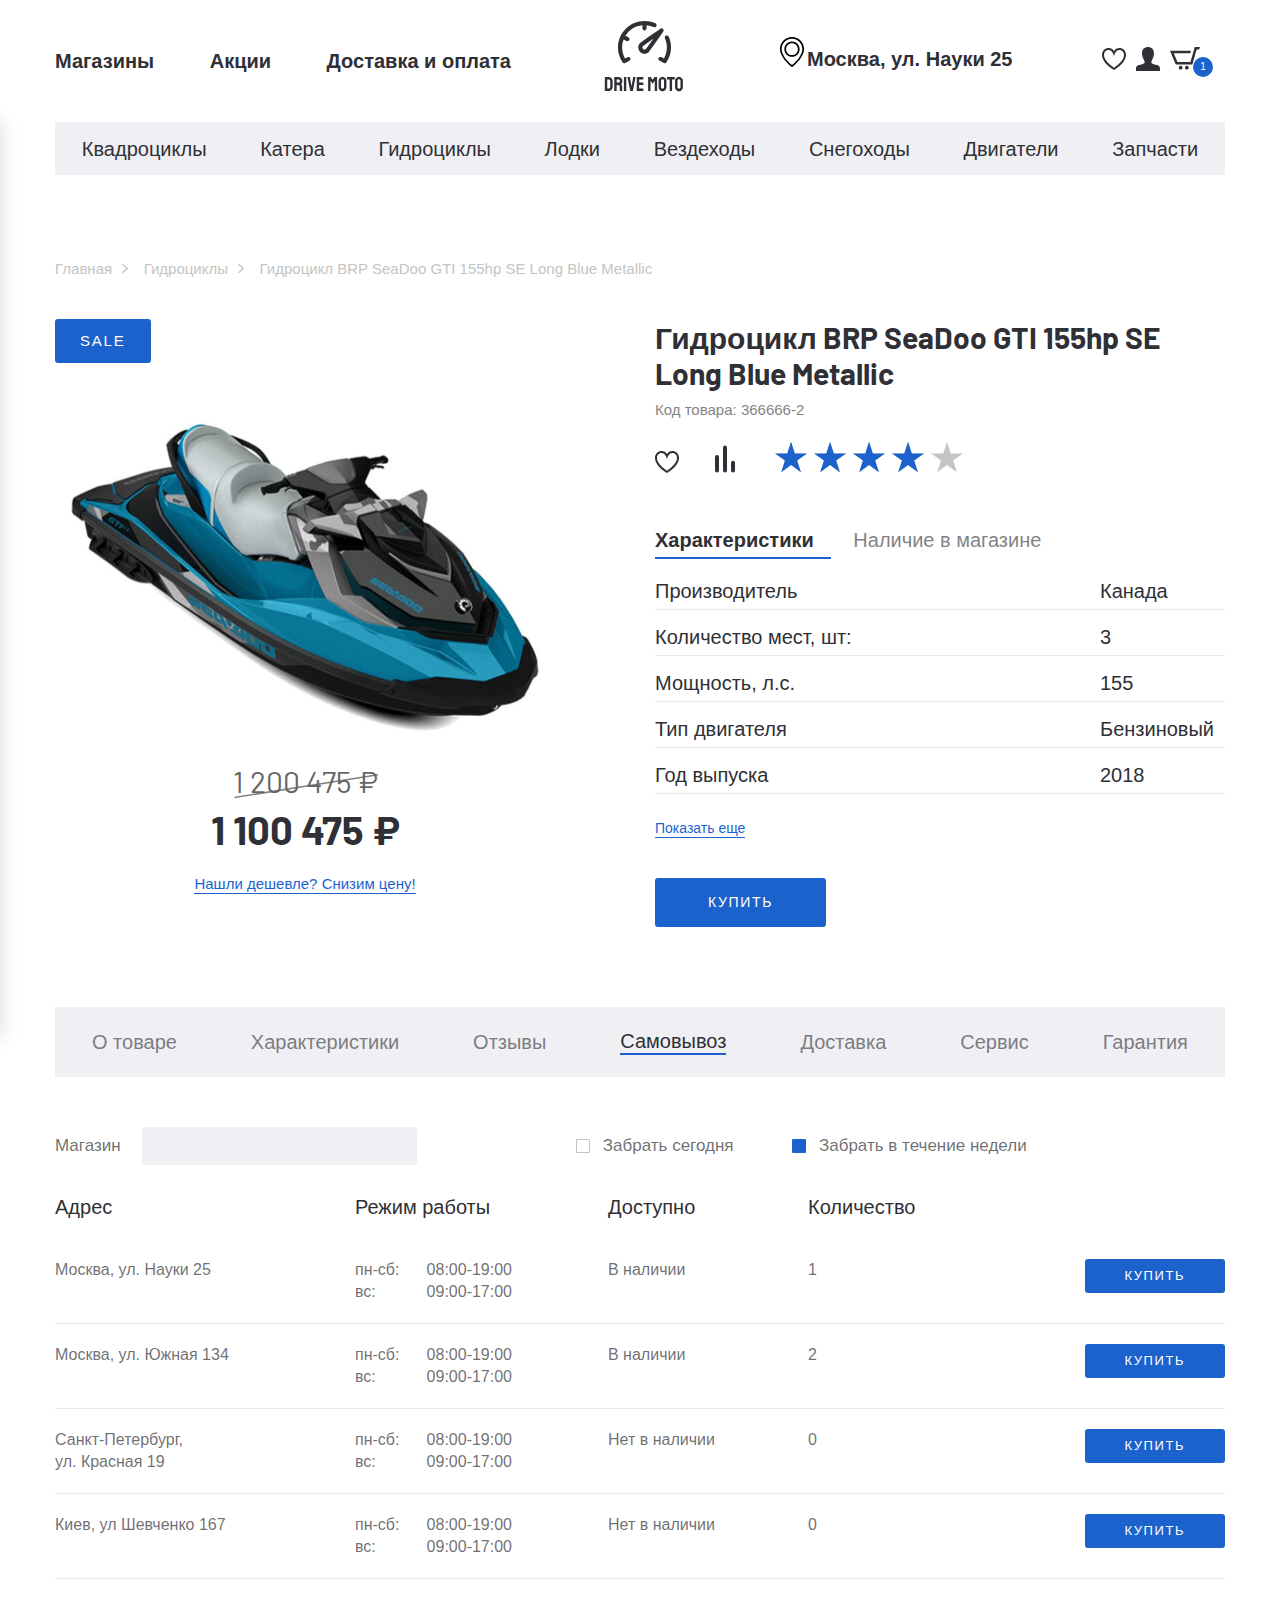
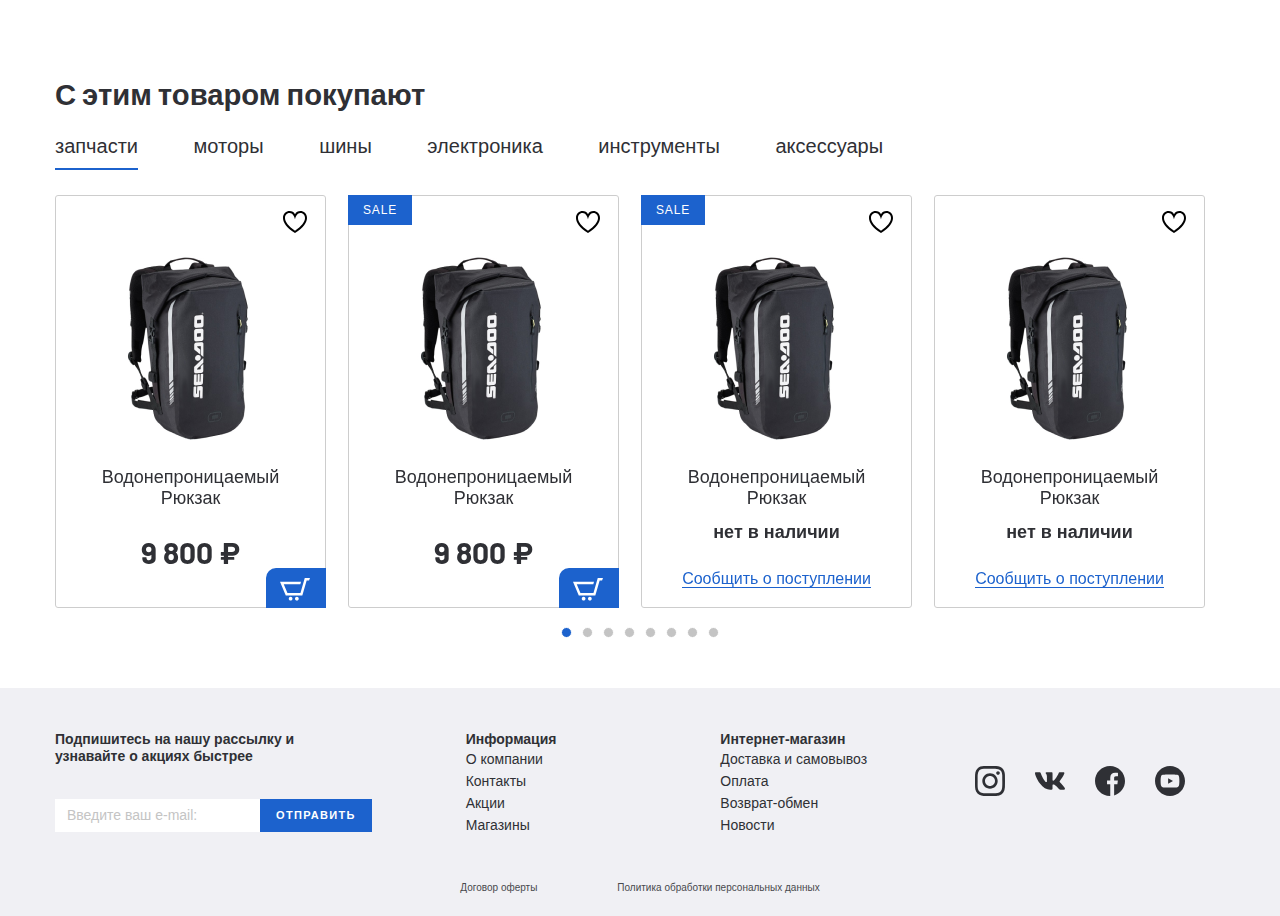
<file: product-page.html>
<!DOCTYPE html>
<html lang="ru">
<head>
  <meta charset="UTF-8">
  <meta name="viewport" content="width=device-width, initial-scale=1.0">
  <meta http-equiv="X-UA-Compatible" content="ie=edge">
  <title>Document</title>
  <link href="https://fonts.googleapis.com/css2?family=Barlow:wght@400;700&display=swap" rel="stylesheet">
  <link rel="stylesheet" href="css/normalize.css">
  <link rel="stylesheet" href="css/slick.css">
  <link rel="stylesheet" href="css/ion.rangeSlider.min.css">
  <link rel="stylesheet" href="css/jquery.formstyler.css">
  <link rel="stylesheet" href="css/jquery.formstyler.theme.css">
  <link rel="stylesheet" href="css/jquery.rateyo.min.css">
  <link rel="stylesheet" href="css/style.min.css">
</head>
<body>

  <header class="header">
    <div class="header__top">
      <div class="container">
        <div class="header__top-inner">
          <nav class="menu">
            <button class="menu__btn">
              <div class="menu__btn-line"></div>
              <div class="menu__btn-line"></div>
              <div class="menu__btn-line"></div>
            </button>
            <ul class="menu__list">
              <li class="menu__item">
                <a class="menu__link" href="#">
                  Магазины
                </a>
              </li>
              <li class="menu__item">
                <a class="menu__link" href="#">
                  Акции
                </a>
              </li>
              <li class="menu__item">
                <a class="menu__link" href="#">
                  Доставка и оплата
                </a>
              </li>
            </ul>
          </nav>
          <a class="logo" href="#">
            <img class="logo__img" src="images/logo.svg">
          </a>
          <div class="header__box">
            <p class="header__adress">
              Москва, ул. Науки 25
            </p>
            <ul class="user-list">
              <li class="user-list__item">
                <a class="user-list__link" href="#">
                  <img src="images/heart.svg">
                </a>
              </li>
              <li class="user-list__item">
                <a class="user-list__link" href="#">
                  <img src="images/user.svg">
                </a>
              </li>
              <li class="user-list__item">
                <a class="user-list__link basket" href="#">
                  <img src="images/basket.svg">
                  <p class="basket__num">1</p>
                </a>
              </li>
            </ul>
          </div>
        </div>
      </div>
    </div>
    <ul class="menu-mobile__list">
      <li class="menu-mobile__item">
        <a class="menu-mobile__link" href="#">
          <img class="menu-mobile__img" src="images/user.svg">
          <p>Войти</p>
        </a>
      </li>
      <li class="menu-mobile__item">
        <a class="menu-mobile__link" href="#">
          <img class="menu-mobile__img" src="images/user.svg">
          <p>Регистрация</p>
        </a>
      </li>
      <li class="menu-mobile__item">
        <a class="menu-mobile__link" href="#">
          <img class="menu-mobile__img" src="images/heart.svg">
          <p>Избранное</p>
        </a>
      </li>
      <li class="menu-mobile__item">
        <a class="menu-mobile__link" href="#">
          <img class="menu-mobile__img" src="images/basket.svg">
          <p>Корзина</p>
        </a>
      </li>
      <li class="menu-mobile__item">
        <a class="menu-mobile__link" href="#">
          <img class="menu-mobile__img" src="images/house.svg">
          <p>Магазины</p>
        </a>
      </li>
      <li class="menu-mobile__item">
        <a class="menu-mobile__link" href="#">
          <img class="menu-mobile__img" src="images/procent.svg">
          <p>Акции</p>
        </a>
      </li>
      <li class="menu-mobile__item">
        <a class="menu-mobile__link" href="#">
          <img class="menu-mobile__img" src="images/box.svg">
          <p>Доставка и оплата</p>
        </a>
      </li>
      <li class="menu-mobile__item">
        <a class="menu-mobile__link" href="#">
          <p>Квадроциклы</p>
        </a>
      </li>
      <li class="menu-mobile__item">
        <a class="menu-mobile__link" href="#">
          <p>Катера</p>
        </a>
      </li>
      <li class="menu-mobile__item">
        <a class="menu-mobile__link" href="#">
          <p>Гидроциклы</p>
        </a>
      </li>
      <li class="menu-mobile__item">
        <a class="menu-mobile__link" href="#">
          <p>Лодки</p>
        </a>
      </li>
      <li class="menu-mobile__item">
        <a class="menu-mobile__link" href="#">
          <p>Вездеходы</p>
        </a>
      </li>
      <li class="menu-mobile__item">
        <a class="menu-mobile__link" href="#">
          <p>Снегоходы</p>
        </a>
      </li>
      <li class="menu-mobile__item">
        <a class="menu-mobile__link" href="#">
          <p>Двигатели</p>
        </a>
      </li>
      <li class="menu-mobile__item">
        <a class="menu-mobile__link" href="#">
          <p>Запчасти</p>
        </a>
      </li>
    </ul>
    <div class="menu__mobile-linewrapper">
      <ul class="menu__mobile-line">
        <li class="menu__item">
          <a class="menu__link" href="#">
            Магазины
          </a>
        </li>
        <li class="menu__item">
          <a class="menu__link" href="#">
            Акции
          </a>
        </li>
        <li class="menu__item">
          <a class="menu__link" href="#">
            Доставка и оплата
          </a>
        </li>
      </ul>
    </div>
    <div class="header__bottom">
      <div class="container">
        <ul class="menu-categories">
          <li class="menu-categories__item">
            <a class="menu-categories__link" href="#">
              Квадроциклы
            </a>
          </li>
          <li class="menu-categories__item">
            <a class="menu-categories__link" href="#">
              Катера
            </a>
          </li>
          <li class="menu-categories__item">
            <a class="menu-categories__link" href="#">
              Гидроциклы
            </a>
          </li>
          <li class="menu-categories__item">
            <a class="menu-categories__link" href="#">
              Лодки
            </a>
          </li>
          <li class="menu-categories__item">
            <a class="menu-categories__link" href="#">
              Вездеходы
            </a>
          </li>
          <li class="menu-categories__item">
            <a class="menu-categories__link" href="#">
              Снегоходы
            </a>
          </li>
          <li class="menu-categories__item">
            <a class="menu-categories__link" href="#">
              Двигатели
            </a>
          </li>
          <li class="menu-categories__item">
            <a class="menu-categories__link" href="#">
              Запчасти
            </a>
          </li>
        </ul>
      </div>
    </div>
  </header>

  <div class="breadcrumbs">
    <div class="container">
      <div class="breadcrumbs__inner">
        <ul class="breadcrumbs__list mobile-overflow">
          <li class="breadcrumbs__list-item">
            <a href="#">Главная</a>
          </li>
          <li class="breadcrumbs__list-item">
            <span>Гидроциклы</span>
          </li>
          <li class="breadcrumbs__list-item">
            <span>Гидроцикл BRP SeaDoo GTI 155hp SE Long Blue Metallic</span>
          </li>
        </ul>
      </div>
    </div>
  </div>

  <section class="product-card">
    <div class="container">
      <div class="product-card__inner">
        <div class="product-card__img-box products-item--sale">
          <img class="product-card__img" src="images/content/gidrotsikl-large.png">
          <p class="product-card__price-old">
            1 200 475 ₽
          </p>
          <p class="product-card__price-new">
            1 100 475 ₽
          </p>
          <a class="product-card__link" href="#">
            Нашли дешевле? Снизим цену!
          </a>
          <div class="product-card__btn product-card__btn-mobile">
            <button>
              купить
            </button>
          </div>
        </div>
        <div class="product-card__content">
          <h1 class="product-card__title">
            Гидроцикл BRP SeaDoo GTI 155hp SE Long Blue Metallic
          </h1>
          <p class="product-card__code">
            Код товара: 366666-2
          </p>
          <div class="product-card__buttons">
            <a class="product-card__icon-favorite" href="#">
              <img src="images/heart.svg">
            </a>
            <a class="product-card__icon-comparsion" href="#">
              <img src="images/comparsion.svg">
            </a>
            <a class="rate" href="#">
              <div class="rate-yo" data-rateyo-rating="4"></div>
            </a>
          </div>
          <div class="tabs-wrapper product-card__tabs">
            <div class="tabs">
              <a class="tab product-card__tab tab--active" href="#product-1">
                Характеристики
              </a>
              <a class="tab product-card__tab" href="#product-2">
                Наличие в магазине
              </a>
            </div>
            <div class="tabs-container">
              <div id="product-1" class="tabs-content product-card__tab-content tabs-content--active">
                <ul class="product-card__list">
                  <li class="product-card__item">
                    <div class="product-card__item-left">
                      Производитель
                    </div>
                    <div class="product-card__item-right">
                      Канада
                    </div>
                  </li>
                  <li class="product-card__item">
                    <div class="product-card__item-left">
                      Количество мест, шт:
                    </div>
                    <div class="product-card__item-right">
                      3
                    </div>
                  </li>
                  <li class="product-card__item">
                    <div class="product-card__item-left">
                      Мощность, л.с.
                    </div>
                    <div class="product-card__item-right">
                      155
                    </div>
                  </li>
                  <li class="product-card__item">
                    <div class="product-card__item-left">
                      Тип двигателя
                    </div>
                    <div class="product-card__item-right">
                      Бензиновый
                    </div>
                  </li>
                  <li class="product-card__item">
                    <div class="product-card__item-left">
                      Год выпуска
                    </div>
                    <div class="product-card__item-right">
                      2018
                    </div>
                  </li>
                </ul>
                <a class="product-card__more" href="#">
                  Показать еще
                </a>
                <div class="product-card__btn">
                  <button>
                    купить
                  </button>
                </div>
              </div>
              <div id="product-2" class="tabs-content product-card__tab-content">
                content-2
              </div>
            </div>
          </div>
        </div>
      </div>
    </div>
  </section>

  <section class="card__tabs">
    <div class="container">
      <div class="tabs-wrapper">
        <div class="tabs card__tab-box mobile-overflow">
          <a class="tab card__tab" href="#product-card__tabs-1">О товаре</a>
          <a class="tab card__tab" href="#product-card__tabs-2">Характеристики</a>
          <a class="tab card__tab" href="#product-card__tabs-3">Отзывы</a>
          <a class="tab card__tab tab--active" href="#product-card__tabs-4">Самовывоз</a>
          <a class="tab card__tab" href="#product-card__tabs-5">Доставка</a>
          <a class="tab card__tab" href="#product-card__tabs-6">Cервис</a>
          <a class="tab card__tab" href="#product-card__tabs-7">Гарантия</a>
        </div>
      </div>
      <div class="tabs-container">
        <div id="product-card__tabs-1" class="card__tab-content tabs-content">content</div>
        <div id="product-card__tabs-2" class="card__tab-content tabs-content">content</div>
        <div id="product-card__tabs-3" class="card__tab-content tabs-content">content</div>
        <div id="product-card__tabs-4" class="card__tab-content tabs-content tabs-content--active">
          <form>
            <div class="card__top-line">
              <label class="card__label-search">
                Магазин
                <input class="card__input-search" type="text">
              </label>
              <label class="card__label-pickup">
                <input class="filter-style" type="radio" name="pickup">
                Забрать сегодня
              </label>
              <label class="card__label-pickup">
                <input class="filter-style" type="radio" name="pickup" checked="">
                Забрать в течение недели
              </label>
            </div>
            <ul class="card__list">
              <li class="card__list-item card__list-itemtitle">
                <div class="card__list-address">
                  Адрес
                </div>
                <div class="card__list-workhours">
                  Режим работы
                </div>
                <div class="card__list-avialable">
                  Доступно
                </div>
                <div class="card__list-num">
                  Количество
                </div>
                <div class="card__list-btn">

                </div>
              </li>
              <li class="card__list-item">
                <div class="card__list-address">
                  Москва, ул. Науки 25
                </div>
                <div class="card__list-workhours">
                  <div class="workhours">
                    <span>пн-сб:</span><span>08:00-19:00</span>
                  </div>
                  <div class="workhours">
                    <span>вс:</span><span>09:00-17:00</span>
                  </div>
                </div>
                <div class="card__list-avialable">
                  В наличии
                </div>
                <div class="card__list-num">
                  1
                </div>
                <div class="card__list-btn">
                  <button type="submit">
                    КУПИТЬ
                  </button>
                </div>

              </li>
              <li class="card__list-item">
                <div class="card__list-address">
                  Москва, ул. Южная 134
                </div>
                <div class="card__list-workhours">
                  <div class="workhours">
                    <span>пн-сб:</span><span>08:00-19:00</span>
                  </div>
                  <div class="workhours">
                    <span>вс:</span><span>09:00-17:00</span>
                  </div>
                </div>
                <div class="card__list-avialable">
                  В наличии
                </div>
                <div class="card__list-num">
                  2
                </div>
                <div class="card__list-btn">
                  <button type="submit">
                    КУПИТЬ
                  </button>
                </div>

              </li>
              <li class="card__list-item">
                <div class="card__list-address">
                  Санкт-Петербург, <br>
                  ул. Красная 19
                </div>
                <div class="card__list-workhours">
                  <div class="workhours">
                    <span>пн-сб:</span><span>08:00-19:00</span>
                  </div>
                  <div class="workhours">
                    <span>вс:</span><span>09:00-17:00</span>
                  </div>
                </div>
                <div class="card__list-avialable">
                  Нет в наличии
                </div>
                <div class="card__list-num">
                  0
                </div>
                <div class="card__list-btn">
                  <button type="submit">
                    КУПИТЬ
                  </button>
                </div>

              </li>
              <li class="card__list-item">
                <div class="card__list-address">
                  Киев, ул Шевченко 167
                </div>
                <div class="card__list-workhours">
                  <div class="workhours">
                    <span>пн-сб:</span><span>08:00-19:00</span>
                  </div>
                  <div class="workhours">
                    <span>вс:</span><span>09:00-17:00</span>
                  </div>
                </div>
                <div class="card__list-avialable">
                  Нет в наличии
                </div>
                <div class="card__list-num">
                  0
                </div>
                <div class="card__list-btn">
                  <button type="submit">
                    КУПИТЬ
                  </button>
                </div>

              </li>
            </ul>
          </form>
        </div>
        <div id="product-card__tabs-5" class="card__tab-content tabs-content">content</div>
        <div id="product-card__tabs-6" class="card__tab-content tabs-content">content</div>
        <div id="product-card__tabs-7" class="card__tab-content tabs-content">content</div>
      </div>
    </div>
  </section>

  <section class="products">
    <div class="container">
      <div class="products__inner">
        <div class="products__title">
          <h3>С этим товаром покупают</h3>
        </div>
        <div class="tabs-wrapper">
          <div class="tabs products__tabs mobile-overflow">
            <a class="tab tab--active products__tab" href="#popular-tab-1">запчасти</a>
            <a class="tab products__tab" href="#popular-tab-2">моторы</a>
            <a class="tab products__tab" href="#popular-tab-3">шины</a>
            <a class="tab products__tab" href="#popular-tab-4">электроника</a>
            <a class="tab products__tab" href="#popular-tab-5">инструменты</a>
            <a class="tab products__tab" href="#popular-tab-6">аксессуары</a>
          </div>
        </div>
        <div class="tabs-container products__container">
          <div id="popular-tab-1" class="tabs-content products__content tabs-content--active">
            <div class="products-slider">
              <div class="products-slider__item">
                <div class="products-item__wrapper">
                  <button class="products-item__favorite"></button>
                  <button class="products-item__basket"></button>
                  <a class="products-item__notify-link" href="#">
                    <span>Сообщить о поступлении</span>
                  </a>
                  <a class="products-item" href="#">
                    <p class="products-item__hover-text">
                      посмотреть товар
                    </p>
                    <img class="products-item__img" src="images/content/product-1.png">
                    <h4 class="products-item__title">
                      Водонепроницаемый Рюкзак
                    </h4>
                    <p class="price products-item__price">
                      9 800 ₽
                    </p>
                    <p class="products-item__notify-text">
                      нет в наличии
                    </p>
                  </a>
                </div>
              </div>

              <div class="products-slider__item">
                <div class="products-item__wrapper">
                  <button class="products-item__favorite"></button>
                  <button class="products-item__basket"></button>
                  <a class="products-item__notify-link" href="#">
                    <span>Сообщить о поступлении</span>
                  </a>
                  <a class="products-item products-item--sale" href="#">
                    <p class="products-item__hover-text">
                      посмотреть товар
                    </p>
                    <img class="products-item__img" src="images/content/product-1.png">
                    <h4 class="products-item__title">
                      Водонепроницаемый Рюкзак
                    </h4>
                    <p class="price products-item__price">
                      9 800 ₽
                    </p>
                    <p class="products-item__notify-text">
                      нет в наличии
                    </p>
                  </a>
                </div>
              </div>

              <div class="products-slider__item">
                <div class="products-item__wrapper products-item__not-available">
                  <button class="products-item__favorite"></button>
                  <button class="products-item__basket"></button>
                  <a class="products-item__notify-link" href="#">
                    <span>Сообщить о поступлении</span>
                  </a>
                  <a class="products-item products-item--sale" href="#">
                    <p class="products-item__hover-text">
                      посмотреть товар
                    </p>
                    <img class="products-item__img" src="images/content/product-1.png">
                    <h4 class="products-item__title">
                      Водонепроницаемый Рюкзак
                    </h4>
                    <p class="price products-item__price">
                      9 800 ₽
                    </p>
                    <p class="products-item__notify-text">
                      нет в наличии
                    </p>
                  </a>
                </div>
              </div>

              <div class="products-slider__item">
                <div class="products-item__wrapper products-item__not-available">
                  <button class="products-item__favorite"></button>
                  <button class="products-item__basket"></button>
                  <a class="products-item__notify-link" href="#">
                    <span>Сообщить о поступлении</span>
                  </a>
                  <a class="products-item" href="#">
                    <p class="products-item__hover-text">
                      посмотреть товар
                    </p>
                    <img class="products-item__img" src="images/content/product-1.png">
                    <h4 class="products-item__title">
                      Водонепроницаемый Рюкзак
                    </h4>
                    <p class="price products-item__price">
                      9 800 ₽
                    </p>
                    <p class="products-item__notify-text">
                      нет в наличии
                    </p>
                  </a>
                </div>
              </div>

              <div class="products-slider__item">
                <div class="products-item__wrapper">
                  <button class="products-item__favorite"></button>
                  <button class="products-item__basket"></button>
                  <a class="products-item__notify-link" href="#">
                    <span>Сообщить о поступлении</span>
                  </a>
                  <a class="products-item" href="#">
                    <p class="products-item__hover-text">
                      посмотреть товар
                    </p>
                    <img class="products-item__img" src="images/content/product-1.png">
                    <h4 class="products-item__title">
                      Водонепроницаемый Рюкзак
                    </h4>
                    <p class="price products-item__price">
                      9 800 ₽
                    </p>
                    <p class="products-item__notify-text">
                      нет в наличии
                    </p>
                  </a>
                </div>
              </div>

              <div class="products-slider__item">
                <div class="products-item__wrapper">
                  <button class="products-item__favorite"></button>
                  <button class="products-item__basket"></button>
                  <a class="products-item__notify-link" href="#">
                    <span>Сообщить о поступлении</span>
                  </a>
                  <a class="products-item products-item--sale" href="#">
                    <p class="products-item__hover-text">
                      посмотреть товар
                    </p>
                    <img class="products-item__img" src="images/content/product-1.png">
                    <h4 class="products-item__title">
                      Водонепроницаемый Рюкзак
                    </h4>
                    <p class="price products-item__price">
                      9 800 ₽
                    </p>
                    <p class="products-item__notify-text">
                      нет в наличии
                    </p>
                  </a>
                </div>
              </div>

              <div class="products-slider__item">
                <div class="products-item__wrapper">
                  <button class="products-item__favorite"></button>
                  <button class="products-item__basket"></button>
                  <a class="products-item__notify-link" href="#">
                    <span>Сообщить о поступлении</span>
                  </a>
                  <a class="products-item" href="#">
                    <p class="products-item__hover-text">
                      посмотреть товар
                    </p>
                    <img class="products-item__img" src="images/content/product-1.png">
                    <h4 class="products-item__title">
                      Водонепроницаемый Рюкзак
                    </h4>
                    <p class="price products-item__price">
                      9 800 ₽
                    </p>
                    <p class="products-item__notify-text">
                      нет в наличии
                    </p>
                  </a>
                </div>
              </div>

              <div class="products-slider__item">
                <div class="products-item__wrapper">
                  <button class="products-item__favorite"></button>
                  <button class="products-item__basket"></button>
                  <a class="products-item__notify-link" href="#">
                    <span>Сообщить о поступлении</span>
                  </a>
                  <a class="products-item" href="#">
                    <p class="products-item__hover-text">
                      посмотреть товар
                    </p>
                    <img class="products-item__img" src="images/content/product-1.png">
                    <h4 class="products-item__title">
                      Водонепроницаемый Рюкзак
                    </h4>
                    <p class="price products-item__price">
                      9 800 ₽
                    </p>
                    <p class="products-item__notify-text">
                      нет в наличии
                    </p>
                  </a>
                </div>
              </div>
            </div>
          </div>
          <div id="popular-tab-2" class="tabs-content products__content">
            <div class="products-slider">
              <div class="products-slider__item">
                <div class="products-item__wrapper">
                  <button class="products-item__favorite"></button>
                  <button class="products-item__basket"></button>
                  <a class="products-item__notify-link" href="#">
                    <span>Сообщить о поступлении</span>
                  </a>
                  <a class="products-item" href="#">
                    <p class="products-item__hover-text">
                      посмотреть товар
                    </p>
                    <img class="products-item__img" src="images/content/product-1.png">
                    <h4 class="products-item__title">
                      Водонепроницаемый Рюкзак
                    </h4>
                    <p class="price products-item__price">
                      9 800 ₽
                    </p>
                    <p class="products-item__notify-text">
                      нет в наличии
                    </p>
                  </a>
                </div>
              </div>

              <div class="products-slider__item">
                <div class="products-item__wrapper">
                  <button class="products-item__favorite"></button>
                  <button class="products-item__basket"></button>
                  <a class="products-item__notify-link" href="#">
                    <span>Сообщить о поступлении</span>
                  </a>
                  <a class="products-item products-item--sale" href="#">
                    <p class="products-item__hover-text">
                      посмотреть товар
                    </p>
                    <img class="products-item__img" src="images/content/product-1.png">
                    <h4 class="products-item__title">
                      Водонепроницаемый Рюкзак
                    </h4>
                    <p class="price products-item__price">
                      9 800 ₽
                    </p>
                    <p class="products-item__notify-text">
                      нет в наличии
                    </p>
                  </a>
                </div>
              </div>

              <div class="products-slider__item">
                <div class="products-item__wrapper products-item__not-available">
                  <button class="products-item__favorite"></button>
                  <button class="products-item__basket"></button>
                  <a class="products-item__notify-link" href="#">
                    <span>Сообщить о поступлении</span>
                  </a>
                  <a class="products-item products-item--sale" href="#">
                    <p class="products-item__hover-text">
                      посмотреть товар
                    </p>
                    <img class="products-item__img" src="images/content/product-1.png">
                    <h4 class="products-item__title">
                      Водонепроницаемый Рюкзак
                    </h4>
                    <p class="price products-item__price">
                      9 800 ₽
                    </p>
                    <p class="products-item__notify-text">
                      нет в наличии
                    </p>
                  </a>
                </div>
              </div>

              <div class="products-slider__item">
                <div class="products-item__wrapper products-item__not-available">
                  <button class="products-item__favorite"></button>
                  <button class="products-item__basket"></button>
                  <a class="products-item__notify-link" href="#">
                    <span>Сообщить о поступлении</span>
                  </a>
                  <a class="products-item" href="#">
                    <p class="products-item__hover-text">
                      посмотреть товар
                    </p>
                    <img class="products-item__img" src="images/content/product-1.png">
                    <h4 class="products-item__title">
                      Водонепроницаемый Рюкзак
                    </h4>
                    <p class="price products-item__price">
                      9 800 ₽
                    </p>
                    <p class="products-item__notify-text">
                      нет в наличии
                    </p>
                  </a>
                </div>
              </div>

              <div class="products-slider__item">
                <div class="products-item__wrapper">
                  <button class="products-item__favorite"></button>
                  <button class="products-item__basket"></button>
                  <a class="products-item__notify-link" href="#">
                    <span>Сообщить о поступлении</span>
                  </a>
                  <a class="products-item" href="#">
                    <p class="products-item__hover-text">
                      посмотреть товар
                    </p>
                    <img class="products-item__img" src="images/content/product-1.png">
                    <h4 class="products-item__title">
                      Водонепроницаемый Рюкзак
                    </h4>
                    <p class="price products-item__price">
                      9 800 ₽
                    </p>
                    <p class="products-item__notify-text">
                      нет в наличии
                    </p>
                  </a>
                </div>
              </div>

              <div class="products-slider__item">
                <div class="products-item__wrapper">
                  <button class="products-item__favorite"></button>
                  <button class="products-item__basket"></button>
                  <a class="products-item__notify-link" href="#">
                    <span>Сообщить о поступлении</span>
                  </a>
                  <a class="products-item products-item--sale" href="#">
                    <p class="products-item__hover-text">
                      посмотреть товар
                    </p>
                    <img class="products-item__img" src="images/content/product-1.png">
                    <h4 class="products-item__title">
                      Водонепроницаемый Рюкзак
                    </h4>
                    <p class="price products-item__price">
                      9 800 ₽
                    </p>
                    <p class="products-item__notify-text">
                      нет в наличии
                    </p>
                  </a>
                </div>
              </div>

              <div class="products-slider__item">
                <div class="products-item__wrapper">
                  <button class="products-item__favorite"></button>
                  <button class="products-item__basket"></button>
                  <a class="products-item__notify-link" href="#">
                    <span>Сообщить о поступлении</span>
                  </a>
                  <a class="products-item" href="#">
                    <p class="products-item__hover-text">
                      посмотреть товар
                    </p>
                    <img class="products-item__img" src="images/content/product-1.png">
                    <h4 class="products-item__title">
                      Водонепроницаемый Рюкзак
                    </h4>
                    <p class="price products-item__price">
                      9 800 ₽
                    </p>
                    <p class="products-item__notify-text">
                      нет в наличии
                    </p>
                  </a>
                </div>
              </div>

              <div class="products-slider__item">
                <div class="products-item__wrapper">
                  <button class="products-item__favorite"></button>
                  <button class="products-item__basket"></button>
                  <a class="products-item__notify-link" href="#">
                    <span>Сообщить о поступлении</span>
                  </a>
                  <a class="products-item" href="#">
                    <p class="products-item__hover-text">
                      посмотреть товар
                    </p>
                    <img class="products-item__img" src="images/content/product-1.png">
                    <h4 class="products-item__title">
                      Водонепроницаемый Рюкзак
                    </h4>
                    <p class="price products-item__price">
                      9 800 ₽
                    </p>
                    <p class="products-item__notify-text">
                      нет в наличии
                    </p>
                  </a>
                </div>
              </div>
            </div>
          </div>
          <div id="popular-tab-3" class="tabs-content products__content">slider-3</div>
          <div id="popular-tab-4" class="tabs-content products__content">slider-4</div>
          <div id="popular-tab-5" class="tabs-content products__content">slider-5</div>
          <div id="popular-tab-6" class="tabs-content products__content">slider-6</div>
        </div>
      </div>
    </div>
  </section> 



  <footer class="footer">
    <div class="container">
      <div class="footer__top">
        <div class="footer__top-inner">
          <div class="footer__top-item footer__top-newlatter">
            <h6 class="footer__top-title">
              Подпишитесь на нашу рассылку и узнавайте о акциях быстрее
            </h6>
            <form class="footer__top-form">
              <input class="footer__top-form__input" type="text" placeholder="Введите ваш e-mail:">
              <button class="footer__top-form__btn" type="submit">Отправить</button>
            </form>
          </div>
          <div class="footer__top-item footer__top-itemdrop">
            <h6 class="footer__top-title footer__topdrop">
              Информация
            </h6>
            <ul class="footer__top-list">
              <li class="footer__top-list__item"><a href="#">О компании</a></li>
              <li class="footer__top-list__item"><a href="#">Контакты</a></li>
              <li class="footer__top-list__item"><a href="#">Акции</a></li>
              <li class="footer__top-list__item"><a href="#">Магазины</a></li>
            </ul>
          </div>
          <div class="footer__top-item">
            <h6 class="footer__top-title footer__topdrop">
              Интернет-магазин
            </h6>
            <ul class="footer__top-list">
              <li class="footer__top-list__item"><a href="#">Доставка и самовывоз</a></li>
              <li class="footer__top-list__item"><a href="#">Оплата</a></li>
              <li class="footer__top-list__item"><a href="#">Возврат-обмен</a></li>
              <li class="footer__top-list__item"><a href="#">Новости</a></li>
            </ul>
          </div>
          <div class="footer__top-item footer__top-social">
            <ul class="social-list">
              <li class="social-list__item">
                <a href="#">
                 <img src="images/instagram.svg">
               </a>
             </li>
             <li class="social-list__item">
              <a href="#">
                <img src="images/vkontakte.svg">
              </a>
            </li>
            <li class="social-list__item">
              <a href="#">
               <img src="images/facebook.svg">
             </a>
           </li>
           <li class="social-list__item">
            <a href="#">
              <img src="images/youtube.svg">
            </a>
          </li>
        </ul>
      </div>
    </div>
  </div>
  <div class="footer__bottom">
    <a class="footer__bottom-link" href="#">Договор оферты</a>
    <a class="footer__bottom-link" href="#">Политика обработки персональных данных</a>
  </div>
</div>
</footer>



<script src="https://ajax.googleapis.com/ajax/libs/jquery/3.4.1/jquery.min.js"></script>
<script src="js/slick.min.js"></script>
<script src="js/ion.rangeSlider.min.js"></script>
<script src="js/jquery.formstyler.min.js"></script>
<script src="js/jquery.rateyo.min.js"></script>
<script src="js/main.js"></script>
</body>
</html>


        <!-- <div class="tabs-wrapper">
          <div class="tabs">
            <a class="tab tab--active" href="#"></a>
          </div>
          <div class="tabs-container">
            <div class="tabs-content">
              
            </div>
          </div>
       </div> -->
</file>
<file: css/ion.rangeSlider.min.css>
/*!Ion.RangeSlider, 2.3.1, © Denis Ineshin, 2010 - 2019, IonDen.com, Build date: 2019-12-19 16:51:02*/.irs{position:relative;display:block;-webkit-touch-callout:none;-webkit-user-select:none;-khtml-user-select:none;-moz-user-select:none;-ms-user-select:none;user-select:none;font-size:12px;font-family:Arial,sans-serif}.irs-line{position:relative;display:block;overflow:hidden;outline:none !important}.irs-bar{position:absolute;display:block;left:0;width:0}.irs-shadow{position:absolute;display:none;left:0;width:0}.irs-handle{position:absolute;display:block;box-sizing:border-box;cursor:default;z-index:1}.irs-handle.type_last{z-index:2}.irs-min,.irs-max{position:absolute;display:block;cursor:default}.irs-min{left:0}.irs-max{right:0}.irs-from,.irs-to,.irs-single{position:absolute;display:block;top:0;left:0;cursor:default;white-space:nowrap}.irs-grid{position:absolute;display:none;bottom:0;left:0;width:100%;height:20px}.irs-with-grid .irs-grid{display:block}.irs-grid-pol{position:absolute;top:0;left:0;width:1px;height:8px;background:#000}.irs-grid-pol.small{height:4px}.irs-grid-text{position:absolute;bottom:0;left:0;white-space:nowrap;text-align:center;font-size:9px;line-height:9px;padding:0 3px;color:#000}.irs-disable-mask{position:absolute;display:block;top:0;left:-1%;width:102%;height:100%;cursor:default;background:rgba(0,0,0,0);z-index:2}.lt-ie9 .irs-disable-mask{background:#000;filter:alpha(opacity=0);cursor:not-allowed}.irs-disabled{opacity:.4}.irs-hidden-input{position:absolute !important;display:block !important;top:0 !important;left:0 !important;width:0 !important;height:0 !important;font-size:0 !important;line-height:0 !important;padding:0 !important;margin:0 !important;overflow:hidden;outline:none !important;z-index:-9999 !important;background:none !important;border-style:solid !important;border-color:transparent !important}.irs--flat{height:40px}.irs--flat.irs-with-grid{height:60px}.irs--flat .irs-line{top:25px;height:12px;background-color:#e1e4e9;border-radius:4px}.irs--flat .irs-bar{top:25px;height:12px;background-color:#ed5565}.irs--flat .irs-bar--single{border-radius:4px 0 0 4px}.irs--flat .irs-shadow{height:1px;bottom:16px;background-color:#e1e4e9}.irs--flat .irs-handle{top:22px;width:16px;height:18px;background-color:transparent}.irs--flat .irs-handle>i:first-child{position:absolute;display:block;top:0;left:50%;width:2px;height:100%;margin-left:-1px;background-color:#da4453}.irs--flat .irs-handle.state_hover>i:first-child,.irs--flat .irs-handle:hover>i:first-child{background-color:#a43540}.irs--flat .irs-min,.irs--flat .irs-max{top:0;padding:1px 3px;color:#999;font-size:10px;line-height:1.333;text-shadow:none;background-color:#e1e4e9;border-radius:4px}.irs--flat .irs-from,.irs--flat .irs-to,.irs--flat .irs-single{color:white;font-size:10px;line-height:1.333;text-shadow:none;padding:1px 5px;background-color:#ed5565;border-radius:4px}.irs--flat .irs-from:before,.irs--flat .irs-to:before,.irs--flat .irs-single:before{position:absolute;display:block;content:"";bottom:-6px;left:50%;width:0;height:0;margin-left:-3px;overflow:hidden;border:3px solid transparent;border-top-color:#ed5565}.irs--flat .irs-grid-pol{background-color:#e1e4e9}.irs--flat .irs-grid-text{color:#999}.irs--big{height:55px}.irs--big.irs-with-grid{height:70px}.irs--big .irs-line{top:33px;height:12px;background-color:white;background:linear-gradient(to bottom, #ddd -50%, white 150%);border:1px solid #ccc;border-radius:12px}.irs--big .irs-bar{top:33px;height:12px;background-color:#92bce0;border:1px solid #428bca;background:linear-gradient(to bottom, #ffffff 0%, #428bca 30%, #b9d4ec 100%);box-shadow:inset 0 0 1px 1px rgba(255,255,255,0.5)}.irs--big .irs-bar--single{border-radius:12px 0 0 12px}.irs--big .irs-shadow{height:1px;bottom:16px;background-color:rgba(66,139,202,0.5)}.irs--big .irs-handle{top:25px;width:30px;height:30px;border:1px solid rgba(0,0,0,0.3);background-color:#cbcfd5;background:linear-gradient(to bottom, white 0%, #B4B9BE 30%, white 100%);box-shadow:1px 1px 2px rgba(0,0,0,0.2),inset 0 0 3px 1px white;border-radius:30px}.irs--big .irs-handle.state_hover,.irs--big .irs-handle:hover{border-color:rgba(0,0,0,0.45);background-color:#939ba7;background:linear-gradient(to bottom, white 0%, #919BA5 30%, white 100%)}.irs--big .irs-min,.irs--big .irs-max{top:0;padding:1px 5px;color:white;text-shadow:none;background-color:#9f9f9f;border-radius:3px}.irs--big .irs-from,.irs--big .irs-to,.irs--big .irs-single{color:white;text-shadow:none;padding:1px 5px;background-color:#428bca;background:linear-gradient(to bottom, #428bca 0%, #3071a9 100%);border-radius:3px}.irs--big .irs-grid-pol{background-color:#428bca}.irs--big .irs-grid-text{color:#428bca}.irs--modern{height:55px}.irs--modern.irs-with-grid{height:55px}.irs--modern .irs-line{top:25px;height:5px;background-color:#d1d6e0;background:linear-gradient(to bottom, #e0e4ea 0%, #d1d6e0 100%);border:1px solid #a3adc1;border-bottom-width:0;border-radius:5px}.irs--modern .irs-bar{top:25px;height:5px;background:#20b426;background:linear-gradient(to bottom, #20b426 0%, #18891d 100%)}.irs--modern .irs-bar--single{border-radius:5px 0 0 5px}.irs--modern .irs-shadow{height:1px;bottom:21px;background-color:rgba(209,214,224,0.5)}.irs--modern .irs-handle{top:37px;width:12px;height:13px;border:1px solid #a3adc1;border-top-width:0;box-shadow:1px 1px 1px rgba(0,0,0,0.1);border-radius:0 0 3px 3px}.irs--modern .irs-handle>i:nth-child(1){position:absolute;display:block;top:-4px;left:1px;width:6px;height:6px;border:1px solid #a3adc1;background:white;transform:rotate(45deg)}.irs--modern .irs-handle>i:nth-child(2){position:absolute;display:block;box-sizing:border-box;top:0;left:0;width:10px;height:12px;background:#e9e6e6;background:linear-gradient(to bottom, white 0%, #e9e6e6 100%);border-radius:0 0 3px 3px}.irs--modern .irs-handle>i:nth-child(3){position:absolute;display:block;box-sizing:border-box;top:3px;left:3px;width:4px;height:5px;border-left:1px solid #a3adc1;border-right:1px solid #a3adc1}.irs--modern .irs-handle.state_hover,.irs--modern .irs-handle:hover{border-color:#7685a2;background:#c3c7cd;background:linear-gradient(to bottom, #ffffff 0%, #919ba5 30%, #ffffff 100%)}.irs--modern .irs-handle.state_hover>i:nth-child(1),.irs--modern .irs-handle:hover>i:nth-child(1){border-color:#7685a2}.irs--modern .irs-handle.state_hover>i:nth-child(3),.irs--modern .irs-handle:hover>i:nth-child(3){border-color:#48536a}.irs--modern .irs-min,.irs--modern .irs-max{top:0;font-size:10px;line-height:1.333;text-shadow:none;padding:1px 5px;color:white;background-color:#d1d6e0;border-radius:5px}.irs--modern .irs-from,.irs--modern .irs-to,.irs--modern .irs-single{font-size:10px;line-height:1.333;text-shadow:none;padding:1px 5px;background-color:#20b426;color:white;border-radius:5px}.irs--modern .irs-from:before,.irs--modern .irs-to:before,.irs--modern .irs-single:before{position:absolute;display:block;content:"";bottom:-6px;left:50%;width:0;height:0;margin-left:-3px;overflow:hidden;border:3px solid transparent;border-top-color:#20b426}.irs--modern .irs-grid{height:25px}.irs--modern .irs-grid-pol{background-color:#dedede}.irs--modern .irs-grid-text{color:silver;font-size:13px}.irs--sharp{height:50px;font-size:12px;line-height:1}.irs--sharp.irs-with-grid{height:57px}.irs--sharp .irs-line{top:30px;height:2px;background-color:black;border-radius:2px}.irs--sharp .irs-bar{top:30px;height:2px;background-color:#ee22fa}.irs--sharp .irs-bar--single{border-radius:2px 0 0 2px}.irs--sharp .irs-shadow{height:1px;bottom:21px;background-color:rgba(0,0,0,0.5)}.irs--sharp .irs-handle{top:25px;width:10px;height:10px;background-color:#a804b2}.irs--sharp .irs-handle>i:first-child{position:absolute;display:block;top:100%;left:0;width:0;height:0;border:5px solid transparent;border-top-color:#a804b2}.irs--sharp .irs-handle.state_hover,.irs--sharp .irs-handle:hover{background-color:black}.irs--sharp .irs-handle.state_hover>i:first-child,.irs--sharp .irs-handle:hover>i:first-child{border-top-color:black}.irs--sharp .irs-min,.irs--sharp .irs-max{color:white;font-size:14px;line-height:1;top:0;padding:3px 4px;opacity:.4;background-color:#a804b2;border-radius:2px}.irs--sharp .irs-from,.irs--sharp .irs-to,.irs--sharp .irs-single{font-size:14px;line-height:1;text-shadow:none;padding:3px 4px;background-color:#a804b2;color:white;border-radius:2px}.irs--sharp .irs-from:before,.irs--sharp .irs-to:before,.irs--sharp .irs-single:before{position:absolute;display:block;content:"";bottom:-6px;left:50%;width:0;height:0;margin-left:-3px;overflow:hidden;border:3px solid transparent;border-top-color:#a804b2}.irs--sharp .irs-grid{height:25px}.irs--sharp .irs-grid-pol{background-color:#dedede}.irs--sharp .irs-grid-text{color:silver;font-size:13px}.irs--round{height:50px}.irs--round.irs-with-grid{height:65px}.irs--round .irs-line{top:36px;height:4px;background-color:#dee4ec;border-radius:4px}.irs--round .irs-bar{top:36px;height:4px;background-color:#006cfa}.irs--round .irs-bar--single{border-radius:4px 0 0 4px}.irs--round .irs-shadow{height:4px;bottom:21px;background-color:rgba(222,228,236,0.5)}.irs--round .irs-handle{top:26px;width:24px;height:24px;border:4px solid #006cfa;background-color:white;border-radius:24px;box-shadow:0 1px 3px rgba(0,0,255,0.3)}.irs--round .irs-handle.state_hover,.irs--round .irs-handle:hover{background-color:#f0f6ff}.irs--round .irs-min,.irs--round .irs-max{color:#333;font-size:14px;line-height:1;top:0;padding:3px 5px;background-color:rgba(0,0,0,0.1);border-radius:4px}.irs--round .irs-from,.irs--round .irs-to,.irs--round .irs-single{font-size:14px;line-height:1;text-shadow:none;padding:3px 5px;background-color:#006cfa;color:white;border-radius:4px}.irs--round .irs-from:before,.irs--round .irs-to:before,.irs--round .irs-single:before{position:absolute;display:block;content:"";bottom:-6px;left:50%;width:0;height:0;margin-left:-3px;overflow:hidden;border:3px solid transparent;border-top-color:#006cfa}.irs--round .irs-grid{height:25px}.irs--round .irs-grid-pol{background-color:#dedede}.irs--round .irs-grid-text{color:silver;font-size:13px}.irs--square{height:50px}.irs--square.irs-with-grid{height:60px}.irs--square .irs-line{top:31px;height:4px;background-color:#dedede}.irs--square .irs-bar{top:31px;height:4px;background-color:black}.irs--square .irs-shadow{height:2px;bottom:21px;background-color:#dedede}.irs--square .irs-handle{top:25px;width:16px;height:16px;border:3px solid black;background-color:white;-webkit-transform:rotate(45deg);-ms-transform:rotate(45deg);transform:rotate(45deg)}.irs--square .irs-handle.state_hover,.irs--square .irs-handle:hover{background-color:#f0f6ff}.irs--square .irs-min,.irs--square .irs-max{color:#333;font-size:14px;line-height:1;top:0;padding:3px 5px;background-color:rgba(0,0,0,0.1)}.irs--square .irs-from,.irs--square .irs-to,.irs--square .irs-single{font-size:14px;line-height:1;text-shadow:none;padding:3px 5px;background-color:black;color:white}.irs--square .irs-grid{height:25px}.irs--square .irs-grid-pol{background-color:#dedede}.irs--square .irs-grid-text{color:silver;font-size:11px}
</file>
<file: css/style.min.css>
@charset "UTF-8";.aside-filter__tab.tab--active,.btn-checked .aside-filter__content-label,.catalog__title,.footer__top-title,.header__top-inner,.product-card__tab.tab--active,.products-item__notify-text,.sale-item__title,.search__content-btn,.search__tabs-item.tab--active{font-family:"SFProDisplay-Bold",sans-serif;font-weight:700}.aside-filter__item-title,.filter__item-listtitle,.footer__top-form__btn{font-family:"SFProDisplay-Semibold",sans-serif;font-weight:600}.basket__num{font-family:"SFProDisplay-Medium",sans-serif;font-weight:500}.irs-max:before,.irs-min:before,body{font-family:"SFProDisplay-Regular",sans-serif;font-weight:400}.categories__item-title,.price,.product-card__price-new,.product-card__title,.products__title,.sale-item__footer span{font-family:"Barlow",sans-serif;font-weight:700}.irs--flat .irs-max,.irs--flat .irs-min,.jq-selectbox__select,.pagination-list__item,.product-card__price-old,.sale-item__price-old{font-family:"Barlow",sans-serif;font-weight:400}@font-face{font-family:"SFProDisplay-Bold",sans-serif;src:url("../fonts/SFProDisplay-Bold.woff2") format("woff2"),url("../fonts/SFProDisplay-Bold.woff") format("woff");font-weight:700;font-style:normal;font-display:swap}@font-face{font-family:"SFProDisplay-Semibold",sans-serif;src:url("../fonts/SFProDisplay-Semibold.woff2") format("woff2"),url("../fonts/SFProDisplay-Semibold.woff") format("woff");font-weight:600;font-style:normal;font-display:swap}@font-face{font-family:"SFProDisplay-Medium",sans-serif;src:url("../fonts/SFProDisplay-Medium.woff2") format("woff2"),url("../fonts/SFProDisplay-Medium.woff") format("woff");font-weight:500;font-style:normal;font-display:swap}@font-face{font-family:"SFProDisplay-Regular",sans-serif;src:url("../fonts/SFProDisplay-Regular.woff2") format("woff2"),url("../fonts/SFProDisplay-Regular.woff") format("woff");font-weight:400;font-style:normal;font-display:swap}html{box-sizing:border-box}*,:after,:before{box-sizing:inherit}a{text-decoration:none;color:inherit;display:inline-block}li,ul{margin:0;padding:0;list-style:none}h1,h2,h3,h4,h5,h6{margin:0}p{margin:0}body{color:#2F3035;font-size:20px;line-height:24px;overflow-x:hidden;min-height:320px}.container{max-width:1200px;padding:0px 15px;margin:0 auto}.header__top-inner{display:flex;justify-content:space-between;align-items:center;min-height:122px}.header__box{display:flex}.header__adress{margin-right:60px;width:265px;padding-left:30px;position:relative}.header__adress:before{content:"";position:absolute;background-image:url("../images/adress-icon.svg");width:30px;height:30px;left:0px;top:-10px}.menu-mobile__list{width:243px;box-shadow:0px 0px 20px rgba(0,0,0,0.15);transform:translateX(-100%);transition:all 0.3s;position:absolute;z-index:10;background-color:#fff}.menu-mobile__list--active{transform:translateX(0)}.menu-mobile__item{position:relative;border-bottom:1px solid rgba(0,0,0,0.1)}.menu-mobile__link{display:block;padding-left:53px;padding-top:36px}.menu-mobile__img{position:absolute;left:11px;bottom:0}.menu__mobile-linewrapper{display:none}.menu__item{display:inline-block}.menu__item+.menu__item{padding-left:50px}.menu__btn{display:none}.user-list{margin-right:15px;display:flex;align-items:center}.user-list__item{padding-right:10px}.basket{position:relative}.basket__num{position:absolute;width:20px;height:20px;font-size:10px;line-height:20px;color:#fff;background-color:#1C62CD;border-radius:50%;text-align:center;bottom:-2px;right:-13px}.menu-categories{background-color:#F0F0F4;display:flex;justify-content:space-around;min-height:53px;align-items:center}.menu-categories__item{position:relative}.menu-categories__link{transition:all 0.3s;padding:15px 0px 14px;position:relative}.menu-categories__link:before{content:"";position:absolute;width:0;left:auto;right:0;background-color:#1C62CD;height:3px;bottom:-2px;transition:all 0.3s}.menu-categories__link:hover{color:#000}.menu-categories__link:hover:before{width:100%;right:auto;left:0}.header__bottom{margin-bottom:80px}.page-section{margin-bottom:80px}.banner-section__inner{display:flex;justify-content:space-between}.banner-section__slider{max-width:870px}.banner-section__slider-img{object-fit:cover}.banner-section__slider-btnprev{left:20px}.banner-section__slider-btnnext{right:20px}.slick-dots{position:absolute;bottom:40px;left:0;right:0;text-align:center}.slick-dots li{display:inline-block;padding:0px 5px}.slick-dots button{padding:0;font-size:0;margin:0;width:11px;height:11px;border:1px solid #fff;border-radius:50%;background-color:transparent;transition:all 0.3s}.slick-dots .slick-active button{background-color:#fff}.banner-section__slider-btn,.products-slider__slider-btn{position:absolute;top:50%;transform:translateY(-50%);background-color:transparent;border:none;margin:0;padding:0;z-index:5;cursor:pointer;outline:none}.sale-item{max-width:265px;text-align:center;border:1px solid #CDCDCD;border-radius:3px;display:flex;flex-direction:column;justify-content:space-between}.sale-item__top{display:flex;justify-content:space-between;align-items:flex-start}.sale-item__info{color:#fff;background-color:#1C62CD;padding:8px 20px;text-transform:uppercase;font-size:12px;line-height:15px;letter-spacing:0.1em}.sale-item__price{text-align:right}.sale-item__price-new{font-size:27px;line-height:32px;color:#1C62CD;margin-right:4px;padding-right:20px}.sale-item__price-new:after{content:"";position:absolute;width:15px;height:18px;background-image:url("../images/icons-price.svg");right:0;top:8px}.sale-item__price-old{font-size:14px;line-height:17px;color:#C4C4C4;margin-right:15px;background-image:url("../images/old-line.svg");background-repeat:no-repeat;padding:2px 5px;display:inline-block}.sale-item__price-old:after{content:"";position:absolute;width:8px;height:10px;background-image:url("../images/icons-price-old.svg");right:-10px;top:8px}.sale-item__footer{background-color:#F0F0F4;padding:25px 20px;font-size:18px;line-height:21px}.sale-item__footer span{color:#1C62CD;display:block}.sale-item__title{font-size:18px;line-height:21px;margin-bottom:7px}.sale-item__img{object-fit:contain;max-height:177px}.price{position:relative}.search__tabs{margin-bottom:25px}.search__tabs-item{padding:11px 26px 12px}.search__tabs-item.tab--active{border-radius:5px;background-color:#F0F0F4}.tabs-content.tabs-content--active{display:block}.tabs-content{display:none}.search__content-form{display:flex}.search__content-input{background:#f0f0f4;border-radius:3px;padding:5px 20px;border:none;font-size:16px;line-height:19px;width:100%}.search__content-input::placeholder{color:#656464}.search__content-btn{font-size:14px;line-height:17px;letter-spacing:0.12em;text-transform:uppercase;padding:17px 41px;background:#1C62CD;border-radius:3px;color:#fff;border:none;margin-left:-3px}.categories__inner{display:flex;justify-content:space-between;flex-wrap:wrap}.categories__item{margin-bottom:30px;border:1px solid #CDCDCD;border-radius:3px;width:370px;display:flex;padding:20px 20px 16px;justify-content:space-between;transition:all 0.3s}.categories__item:hover{box-shadow:3px 3px 20px rgba(50,50,50,0.25)}.categories__item:hover .categories__item-title{color:#1C62CD}.categories__item-info{display:flex;flex-direction:column;justify-content:space-between}.categories__item-img{text-align:center;width:50%}.categories__item-img img{max-width:100%}.categories__item-title{font-size:23px;line-height:28px}.categories__item-text{font-size:14px;line-height:17px;color:#c4c4c4;position:relative}.categories__item-text:after{content:url("../images/link-arrow.svg");width:6px;height:9px;padding-left:2px}.products{margin-bottom:80px}.products__title{font-size:25px;line-height:30px;margin-bottom:25px}.products__tab+.products__tab{margin-left:50px}.products__tabs{margin-bottom:25px}.products__tab{padding-bottom:10px}.products__tab.tab--active{border-bottom:2px solid #1C62CD}.products-slider__slider-btnprev{left:-40px}.products-slider__slider-btnnext{right:-40px}.products-item{border:1px solid #CDCDCD;border-radius:3px;text-align:center;padding:52px 20px 31px;transition:all 0.3s;min-height:413px;width:100%}.products-item__wrapper{position:relative;width:271px;transition:all 0.3s}.products-item__title{font-weight:normal;padding:14px 0px 25px;font-size:18px;line-height:21px}.products-item__favorite{position:absolute;top:16px;right:19px;width:24px;height:22px;background-color:transparent;border:none;cursor:pointer;outline:none;z-index:5}.products-item__favorite:before{content:"";position:absolute;width:24px;height:22px;top:0;left:0;background-image:url("../images/favorite.svg")}.products-item__favorite--active:before{background:url("../images/favorite-active.svg")}.products-item__basket{position:absolute;width:60px;height:40px;background:#1C62CD;border:none;border-radius:10px 0px 0px 0px;bottom:0;right:0;cursor:pointer;outline:none;z-index:5}.products-item__basket:before{content:"";position:absolute;background-image:url("../images/basket-white.svg");width:30px;height:23px;background-repeat:no-repeat;top:10px;left:14px}.products-item__price{font-size:30px;line-height:36px}.products-item__hover-text{padding:18px 21px;box-shadow:0px 0px 15px rgba(0,0,0,0.2);border-radius:3px;background-color:rgba(255,255,255,0.9);display:inline-block;position:absolute;top:30%;opacity:0;transition:all 0.3s}.products-item:hover .products-item__hover-text{opacity:1;color:#2F3035}.products-item:hover{box-shadow:3px 3px 20px rgba(50,50,50,0.25);color:#1C62CD}.products-item:hover .products-item__notify-text{color:#2F3035}.products-item--sale:before{content:"SALE";padding:8px 15px;background-color:#1c62cd;position:absolute;left:0;top:0;text-transform:uppercase;color:#fff;font-size:12px;line-height:14px;letter-spacing:0.07em}.products-item__wrapper.products-item__not-available .products-item__price{display:none}.products-item__notify-text{display:none;font-size:18px;line-height:21px}.products-item__wrapper.products-item__not-available .products-item__notify-text{display:block}.products-item__wrapper.products-item__not-available .products-item__basket{display:none}.products-item__notify-link{display:none}.products-item__wrapper.products-item__not-available .products-item__title{padding-bottom:13px}.products-item__wrapper.products-item__not-available .products-item__notify-link{display:block;position:absolute;bottom:20px;font-size:16px;line-height:19px;color:#1C62CD;left:0;right:0;text-align:center}.products-item__wrapper.products-item__not-available .products-item__notify-link span{border-bottom:1px solid #1C62CD}.products-item__wrapper.products-item__wrapper--list{width:100%}.products__more{text-align:center;margin:35px 0px 0px}.products__more-link{font-size:15px;line-height:18px;text-align:center;letter-spacing:0.12em;text-transform:uppercase;padding:16px 43px;background-color:#F0F0F4}.slick-slider img{display:inline}.banner{margin-bottom:72px}.footer{background-color:#F0F0F4}.footer__bottom{padding:46px 0px 22px;display:flex;justify-content:center}.footer__bottom-link{font-size:10px;line-height:12px;color:#48494D;margin:0px 40px}.footer__top{padding-top:43px}.footer__top-inner{display:flex;justify-content:space-between}.footer__top-item{width:200px}.footer__top-item.footer__top-newlatter{width:306px;margin-right:50px}.footer__top-title{font-size:14px;line-height:17px}.footer__top-form{display:flex;justify-content:space-between;margin-top:34px}.footer__top-form__input{background-color:#fff;border:none;font-size:14px;line-height:17px;padding:0px 12px}.footer__top-form__input::placeholder{color:#C4C4C4}.footer__top-form__btn{text-transform:uppercase;padding:10px 16px;border:none;background-color:#1C62CD;font-size:11px;line-height:13px;letter-spacing:0.12em;color:#fff}.footer__top-list{font-size:14px;line-height:22px}.footer__top-social.footer__top-item{width:250px}.social-list{display:flex;align-items:center;height:100%}.social-list__item+.social-list__item{margin-left:30px}.breadcrumbs{margin-bottom:40px}.breadcrumbs__list-item{display:inline-block;padding-right:16px;margin-right:10px;position:relative;font-size:15px;line-height:18px;color:#c4c4c4}.breadcrumbs__list-item:after{position:absolute;content:"";right:0;background-image:url("../images/link-arrow.svg");width:6px;height:9px;bottom:5px}.breadcrumbs__list-item:last-child:after{display:none}.catalog{margin-bottom:100px}.catalog__title{font-size:30px;line-height:36px;color:#2F3035;margin-bottom:26px}.catalog__filter{display:flex;justify-content:space-between;margin-bottom:50px}.catalog__filter-items button{font-size:14px;line-height:17px;color:#2F3035;opacity:0.7;background:#F0F0F4;border-radius:3px;border:none;padding:5px 22px;cursor:pointer}.catalog__filter-items button+button{margin-left:8px}.catalog__filter-btn{display:flex;align-items:center}.catalog__filter-btn button{background-color:transparent;border:none;cursor:pointer;margin:0px;padding:0px}.catalog__filter-btn button+button{margin-left:10px}button.catalog__filter-btngrid{width:26px;height:21px}button.catalog__filter-btnline{width:25px;height:19px}.catalog__filter-button{opacity:0.3;outline:none}.catalog__filter-button--active{opacity:1}.select-item{border:1px solid #D7D9DF;font-size:14px;line-height:17px;color:#2F3035;margin-right:34px;padding:7px 10px 7px 20px}.catalog__inner{display:flex}.catalog__inner-list{display:flex;justify-content:space-between;flex-wrap:wrap}.catalog__inner-list .products-item__wrapper{margin-bottom:30px}.catalog__inner-aside{min-width:290px;margin-right:10px}.products-item__img{max-width:100%}.pagination{width:100%;margin-top:70px}.pagination-list{display:flex;justify-content:center}.pagination-list__item{padding:6px 12px;border:2px solid transparent;margin:0px 4px;font-size:18px;line-height:22px;color:#C4C4C4}.pagination-list__item a{display:block}.pagination-list__item.active{border:2px solid #1C62CD;color:#1C62CD}.aside-filter__tabs{display:flex;justify-content:space-between}.aside-filter__tab{font-size:16px;line-height:19px;letter-spacing:0.09em;text-transform:uppercase;color:#C4C4C4;width:50%}.aside-filter__tab.tab--active{color:#2F3035}.aside-filter__tab.tab--active span{display:inline-block;border-bottom:2px solid #1C62CD;padding-bottom:7px}.aside-filter__item-drop{margin:40px 0px}.aside-filter__item-title{font-size:16px;line-height:19px;padding-left:26px}.filter__item-drop{position:relative;cursor:pointer}.filter__item-drop:before{content:"";background-image:url("../images/arrow-down.svg");position:absolute;width:12px;height:8px;left:0px;bottom:5px;transform:rotate(0deg)}.filter__item-drop--active:before{transform:rotate(180deg)}.aside-filter__content{display:flex;flex-wrap:wrap;margin-top:10px}.aside-filter__content-box{width:50%;margin-bottom:10px}.aside-filter__content-label{font-size:14px;line-height:17px;cursor:pointer}.jq-checkbox,.jq-radio{width:14px;height:14px;border:1px solid #C4C4C4;background:#fff;box-shadow:none;border-radius:1px;vertical-align:-2px;margin:0 8px 0 0}.jq-checkbox.checked,.jq-radio.checked{background-color:#1C62CD;border:none}.jq-checkbox.checked .jq-checkbox__div{width:8px;height:6px;margin:4px 0 0 3px;border-bottom:none;border-left:none;transform:rotate(0);background-image:url("../images/checked-icon.svg")}.jq-radio.checked .jq-radio__div{width:0px;height:0px;margin:0;border-radius:0;background:transparent;box-shadow:none}.aside-filter__content.aside-filter__content-radio{flex-wrap:nowrap}.irs--flat{width:100%;margin-top:-17px}.irs--flat .irs-line{height:1px;background-color:#E0E0E0;border-radius:0px}.irs--flat .irs-bar{height:3px;background-color:#1C62CD}.irs--flat .irs-handle{width:8px;height:8px;background-color:#1C62CD;border-radius:50%}.irs--flat .irs-handle>i:first-child{display:none}.irs-with-grid .irs-grid{display:none}.irs--flat .irs-max,.irs--flat .irs-min{top:55px;padding:0;color:#2F3035;font-size:14px;line-height:17px;text-shadow:none;background-color:transparent;border-radius:0;text-decoration:underline;padding-left:27px}.irs-max:before,.irs-min:before{position:absolute;font-size:14px;line-height:17px;color:#C4C4C4;text-decoration:none;left:0}.irs-min:before{content:"от"}.irs-max:before{content:"до"}.aside-filter__item-list{margin:80px 0px 40px}.filter__item-list{display:flex;justify-content:space-between;border-bottom:2px solid #C4C4C4}.filter__item-list+.filter__item-list{margin-top:34px}.filter__item-listtitle{font-size:16px;line-height:19px;padding-bottom:14px;padding-left:26px}.jq-selectbox__select{font-size:14px;line-height:17px;color:#48494D;height:20px;padding:0 25px 0 10px;border:none;border-radius:0px;background:transparent;box-shadow:none;text-shadow:none;position:relative}.jq-selectbox__select:hover{background:transparent}.jq-selectbox__select:active{box-shadow:none}.jq-selectbox__select:after{content:"";background-image:url(../images/arrow-down.svg);position:absolute;width:12px;height:8px;top:6px;right:9px;bottom:5px;transform:rotate(0deg)}.jq-selectbox.dropdown.opened .jq-selectbox__select:after{transform:rotate(180deg)}.jq-selectbox__trigger{border-left:none}.jq-selectbox__trigger-arrow{position:absolute;top:14px;right:12px;width:0;height:0;border:none}.jq-selectbox.focused .jq-selectbox__select{border:none}.jq-selectbox li{color:rgba(0,0,0,0.6)}.jq-selectbox li:hover{background:rgba(107,126,172,0.05);color:rgba(0,0,0,0.6)}.jq-selectbox li.selected{background:rgba(107,126,172,0.05);color:rgba(0,0,0,0.6)}.jq-selectbox__dropdown{padding:8px 0px;border:1px solid #E0E0E0;border-radius:0;box-shadow:none}.jq-select-multiple select,.jq-selectbox select{display:none}.filter-more{width:100%}.filter-more__btn{font-size:14px;line-height:17px;color:#1C62CD;border:none;border-bottom:1px solid #1C62CD;background-color:transparent;padding:0px;cursor:pointer}.filter-more__btn:focus{outline:none}.filter-search{width:100%;border:1px solid #E0E0E0;height:30px;padding:0px 20px;font-size:12px;line-height:14px;margin-top:10px;margin-bottom:20px}.filter-search::placeholder{color:#BDBEC2}.btn-checked .aside-filter__content{flex-wrap:nowrap;justify-content:space-between}.btn-checked .aside-filter__content-box{width:auto}.btn-checked .aside-filter__content-label{position:relative;height:25px;width:63px;font-size:12px;line-height:14px;letter-spacing:0.07em;color:#C4C4C4}.btn-checked .jq-checkbox{background:#F0F0F4;height:25px;width:63px;border:none}.btn-checked .jq-checkbox.checked{background:#1C62CD}.btn-checked .jq-checkbox.checked~.btn-checked__text{color:#fff}.btn-checked .jq-checkbox.checked .jq-checkbox__div{display:none}.btn-checked__text{position:absolute;top:-7px;left:50%;transform:translateX(-57%);z-index:5}.filter-btn__send{font-size:15px;line-height:18px;padding:16px 85px;letter-spacing:0.12em;text-transform:uppercase;color:#BDBEC2;background:#F0F0F4;border:none;margin-bottom:15px;cursor:pointer}.filter-btn__send--active{background-color:#1C62CD;color:#fff}.aside-filter__item-btn{text-align:center}.filter__extra{font-size:13px;line-height:16px;color:#2F3035;position:relative;padding-right:29px;display:inline-block;margin-bottom:5px}.filter__extra-content{display:none}.filter__extra:after{content:"";position:absolute;right:0;background-image:url("../images/arrow-down.svg");width:12px;height:8px;top:4px;transform:rotate(0deg)}.filter__extra.filter__item-drop--active:after{transform:rotate(180deg)}.filter-btn__reset{margin-top:15px;background-color:transparent;padding:0px;border:none;font-size:13px;line-height:16px;border-bottom:1px solid #c4c4c4;color:#C4C4C4}.product-card{margin-bottom:80px}.product-card__inner{display:flex;justify-content:space-between}.product-card__img-box{width:500px;padding-top:64px;text-align:center;position:relative}.product-card__img-box:before{font-size:15px;line-height:18px;letter-spacing:0.12em;padding:13px 25px;border-radius:3px}.product-card__content{width:570px}.product-card__price-old{font-size:30px;line-height:36px;color:#000000;opacity:0.6;display:inline-block;margin-bottom:6px;background-image:url("../images/old-line__product.svg");background-repeat:no-repeat;background-size:cover}.product-card__price-new{font-size:40px;line-height:48px;color:#2F3035;margin-bottom:17px}.product-card__link{border-bottom:1px solid #1C62CD;font-size:15px;line-height:18px;color:#1C62CD}.product-card__title{font-size:30px;line-height:36px;margin-bottom:10px}.product-card__code{font-size:15px;line-height:18px;color:#2F3035;opacity:0.6;margin-bottom:22px}.product-card__buttons{margin-bottom:50px}.product-card__tab{font-size:20px;line-height:24px;padding-bottom:5px;padding-right:17px;opacity:0.6;margin-bottom:5px}.product-card__tab+.product-card__tab{padding-left:17px}.product-card__tab.tab--active{opacity:1;border-bottom:2px solid #1C62CD}.product-card__item{padding:15px 0px 6px;border-bottom:1px solid rgba(47,48,53,0.1);display:flex;justify-content:space-between}.product-card__item-left{padding-right:15px}.product-card__item-right{width:125px}.product-card__more{font-size:14px;line-height:17px;color:#1C62CD;border-bottom:1px solid #1C62CD;margin-bottom:40px}.product-card__list{margin-bottom:20px}.product-card__btn button{font-size:14px;line-height:17px;letter-spacing:0.12em;text-transform:uppercase;color:#FFFFFF;padding:16px 53px;background-color:#1C62CD;border-radius:3px;border:none;cursor:pointer;outline:none}.product-card__buttons a+a{margin-left:30px}.card__tabs{margin-bottom:100px}.card__tab-box{background:#F0F0F4;display:flex;justify-content:space-around;align-items:center;padding:22px 0px;margin-bottom:50px}.card__tab{font-size:20px;line-height:24px;color:#2F3035;opacity:0.6}.card__tab.tab--active{opacity:1;border-bottom:2px solid #1C62CD}.card__top-line{margin-bottom:10px}.card__label-search{font-size:17px;line-height:20px;color:rgba(47,48,53,0.7)}.card__input-search{background:#F0F0F4;border-radius:3px;margin-left:17px;padding:9px 37px 9px 17px;border:none;margin-right:100px}.card__label-pickup{margin-left:54px;font-size:17px;line-height:20px;color:rgba(47,48,53,0.7);cursor:pointer}.card__list-item{padding:20px 0px;border-bottom:1px solid rgba(47,48,53,0.1);display:flex;font-size:16px;line-height:22px;color:rgba(47,48,53,0.7)}.card__list-itemtitle{color:#2f3035;font-size:20px;line-height:24px;border-bottom:none}.card__list-address{width:220px;margin-right:80px}.card__list-workhours{width:157px;margin-right:96px}.card__list-avialable{width:140px;margin-right:60px}.card__list-num{width:104px}.card__list-btn{margin-left:auto}.card__list-btn button{background:#1C62CD;border-radius:3px;font-size:13px;line-height:16px;letter-spacing:0.12em;color:#FFFFFF;padding:9px 40px;border:none;text-transform:uppercase;cursor:pointer}.workhours{display:flex;justify-content:space-between}.products-slider .slick-dots{bottom:-30px}.products-slider .slick-dots button{background-color:#C4C4C4}.products-slider .slick-dots .slick-active button{background-color:#1C62CD}.aside__btn{display:none}.product-card__btn-mobile{display:none}.footer__topdrop{pointer-events:none}@media (max-width:1300px){.products__more{margin-top:60px}}@media (max-width:1200px){.banner-section__inner{justify-content:space-around}.banner-section__slider-img{min-height:380px;max-width:600px}.banner-section__slider{max-width:600px}.categories__inner{justify-content:space-around}.banner-link img{width:100%}.catalog__inner-list{justify-content:space-around}}@media (max-width:1100px){.menu__item+.menu__item{padding-left:20px}.header__adress{margin-right:20px}.card__input-search{margin-right:0}}@media (max-width:968px){.header__bottom{display:none}.menu__list{display:none}.menu__mobile-linewrapper{display:block;font-size:20px;line-height:24px;color:#2F3035;font-family:"SFProDisplay-Bold",sans-serif;font-weight:700;background-color:#F0F0F4;overflow-x:scroll}.menu__mobile-line{padding:14px 0px 14px 15px;min-width:450px}.menu__btn{display:block;background-color:transparent;cursor:pointer;border:none;padding:0}.menu__btn-line{background:#2F3035;border-radius:3px;height:3px;width:34px;margin:8px 0px}.banner-section__inner{margin-top:25px;flex-wrap:wrap;justify-content:center}.banner-section__slider-img{max-width:100%}.banner-section__slider{max-width:100%;margin-bottom:40px}.banner-section__slider-item{text-align:center}.banner-section__slider-btn{display:none}.mobile-overflow{width:1000px}.breadcrumbs__inner,.catalog__filter-itemsinner,.tabs-wrapper{overflow-x:scroll}.tabs-wrapper.tabs-wrapper--no-scroll{overflow:hidden}.product-card__inner{flex-wrap:wrap}.product-card__tabs{display:none}.product-card__content{order:-1}.product-card__btn-mobile{display:block;margin-top:40px}.product-card__img-box{width:100%}}@media (max-width:940px){.footer__top-inner{flex-wrap:wrap;justify-content:space-around}.footer__top-item{margin-bottom:25px}.catalog__filter-btn button{display:none}.catalog__filter-btn{margin-top:30px}.catalog__filter{display:block}.card__top-line label{display:block;width:100%;margin-bottom:25px;margin-left:0px}.card__list-item{display:block}.card__list-item div{margin-bottom:15px}.card__list-itemtitle{display:none}}@media (max-width:640px){.header__adress{display:none}.banner-section__slider-img{min-height:200px}.banner-section .container{padding:0}.search__content-btn{font-size:0px;line-height:0px;padding:0px;background-image:url("../images/search.svg");width:24px;height:24px;background-color:transparent;padding:17px;background-repeat:no-repeat;position:absolute;right:8px;top:13px}.search__content-input{height:50px;padding-right:50px}.search__content-form{position:relative}.catalog__inner{flex-wrap:wrap}.aside__btn{display:block;font-weight:700;text-align:center;padding:15px 0px;margin-bottom:30px;cursor:pointer;color:#fff;background-color:#1C62CD;width:100%}.aside-filter{display:none}.product-card__title{font-size:20px;line-height:24px}.product-card__img{width:100%}.product-card__buttons a+a{margin-left:5px}}@media (max-width:540px){.footer__top-item{width:100%;border-bottom:2px solid #F9F9FC}.footer__bottom{flex-direction:column;align-items:start}.footer__bottom-link{margin:6px 0px}.footer__top-inner{justify-content:start}.footer__top-item.footer__top-newlatter{margin-right:auto;margin-left:auto;text-align:center;width:288px}.footer__top-social.footer__top-item{width:100%;border:none}.social-list{justify-content:center}.footer__top-form__input{padding-right:0px}.footer__top-list{display:none}.footer__top-title.footer__topdrop{font-size:14px;line-height:18px;color:#7F7F7F;font-weight:500;padding:15px 0px;cursor:pointer}.footer__topdrop{position:relative;pointer-events:auto;cursor:pointer}.footer__topdrop:after{content:"";background-image:url(../images/arrow-down.svg);position:absolute;width:12px;height:8px;right:0px;top:21px;transform:rotate(0deg)}.footer__topdrop--active:after{transform:rotate(180deg)}.footer__top-itemdrop{margin-bottom:0;border-top:2px solid #F9F9FC}}@media (max-width:440px){.banner-section__slider-img{min-height:164px;margin-bottom:20px}.banner-section__slider{margin-bottom:20px}.pagination-list__item{margin:0px}}
</file>
